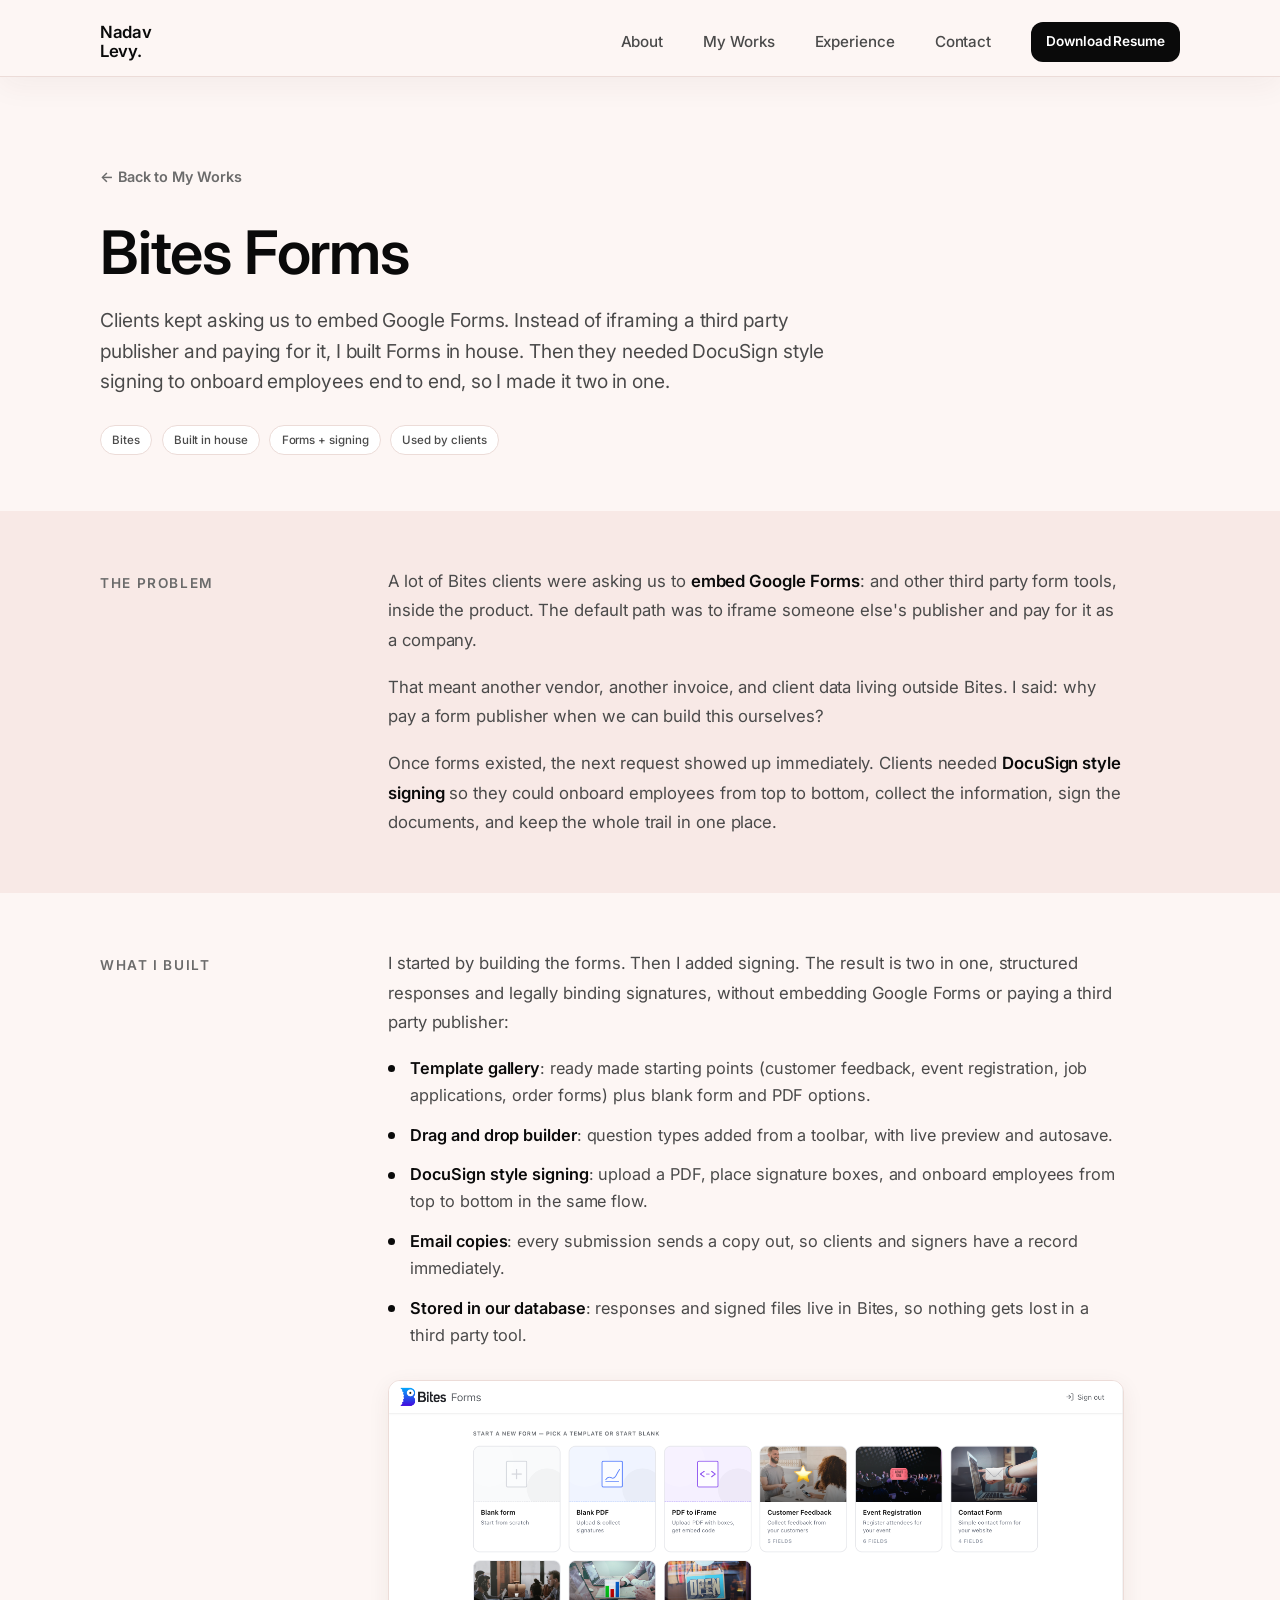
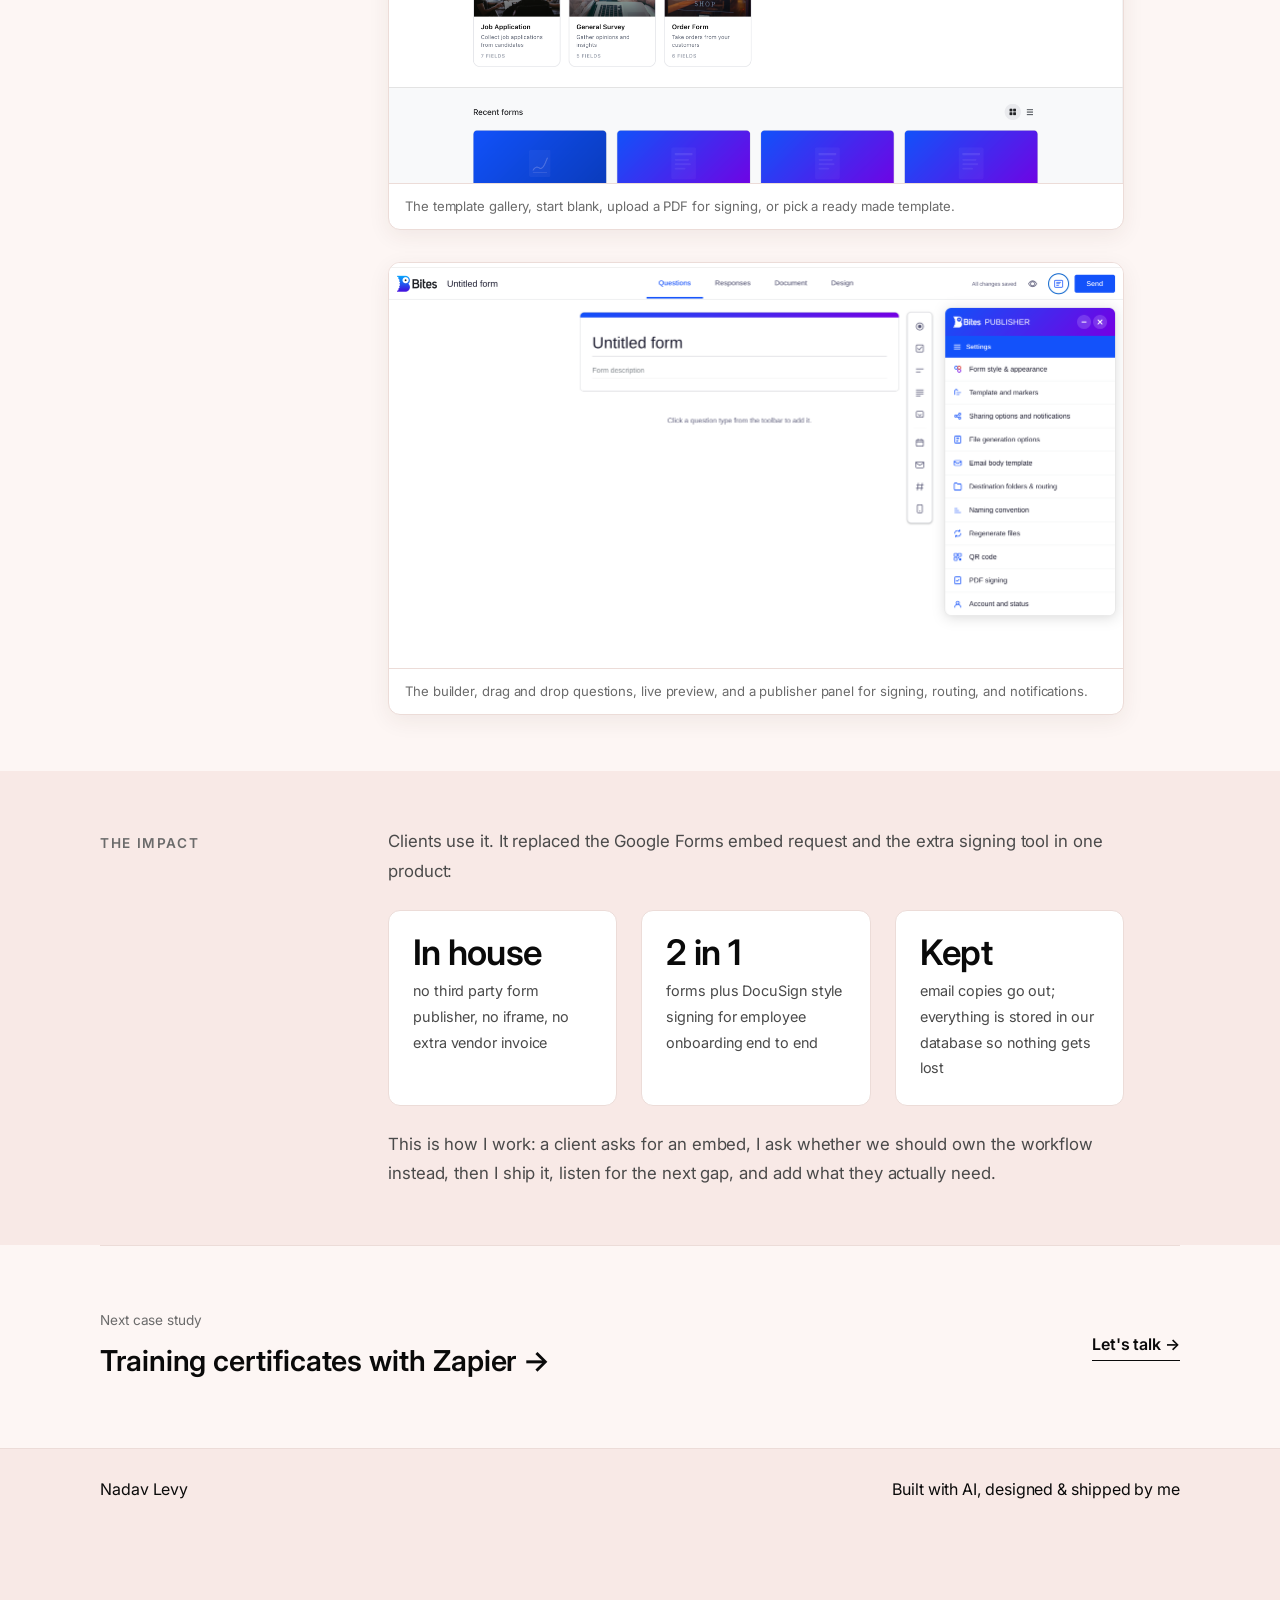
<file: bites-forms.html>
<!doctype html>
<html lang="en">
<head>
 <meta charset="UTF-8" />
 <meta name="viewport" content="width=device-width, initial-scale=1.0" />

 <title>Bites Forms: Nadav Levy</title>
 <meta name="description" content="Case study: how Nadav Levy built Bites Forms in house after clients asked to embed Google Forms, then added DocuSign style signing, email copies, and database storage so nothing gets lost." />
 <meta name="author" content="Nadav Levy" />
 <meta name="theme-color" content="#fdf6f4" />

 <link rel="icon" href="data:image/svg+xml,%3Csvg xmlns='http://www.w3.org/2000/svg' viewBox='0 0 32 32'%3E%3Crect width='32' height='32' rx='7' fill='%23fdf6f4'/%3E%3Ctext x='6' y='22' font-family='sans-serif' font-size='15' font-weight='700' fill='%230a0a0a'%3ENL%3C/text%3E%3C/svg%3E" />

 <link rel="preconnect" href="https://api.fontshare.com" crossorigin />
 <link href="https://api.fontshare.com/v2/css?f[]=general-sans@400,500,600,700&display=swap" rel="stylesheet" />
 <link rel="preconnect" href="https://fonts.googleapis.com" />
 <link rel="preconnect" href="https://fonts.gstatic.com" crossorigin />
 <link href="https://fonts.googleapis.com/css2?family=Inter:wght@400;500;600;700&family=JetBrains+Mono:wght@400;500;600&display=swap" rel="stylesheet" />

 <link rel="stylesheet" href="style.css?v=51" />
</head>
<body class="is-ready">

 <!-- ============ TOP NAV ============ -->
 <header class="site-nav is-stuck" id="siteNav">
  <div class="container site-nav__inner">
   <a class="site-nav__logo" href="index.html">Nadav<br>Levy.</a>
   <nav class="site-nav__menu" aria-label="Primary">
    <div class="site-nav__links">
     <a href="index.html#about" class="site-nav__link">About</a>
     <a href="index.html#projects" class="site-nav__link">My Works</a>
     <a href="index.html#experience" class="site-nav__link">Experience</a>
     <a href="index.html#contact" class="site-nav__link">Contact</a>
    </div>
    <a class="btn btn--accent btn--sm" href="/resume.pdf" download>Download Resume</a>
   </nav>
  </div>
 </header>

 <main>
  <!-- ============ CASE HERO ============ -->
  <section class="case-hero">
   <div class="container">
    <a class="case-hero__back" href="index.html#projects">&larr; Back to My Works</a>
    <h1 class="case-hero__title">Bites Forms</h1>
    <p class="case-hero__summary">Clients kept asking us to embed Google Forms. Instead of iframing a third party publisher and paying for it, I built Forms in house. Then they needed DocuSign style signing to onboard employees end to end, so I made it two in one.</p>
    <div class="case-hero__meta">
     <span class="work-card__tag">Bites</span>
     <span class="work-card__tag">Built in house</span>
     <span class="work-card__tag">Forms + signing</span>
     <span class="work-card__tag">Used by clients</span>
    </div>
   </div>
  </section>

  <!-- ============ PROBLEM ============ -->
  <section class="case-section case-section--alt">
   <div class="container case-section__grid">
    <span class="case-section__label">The problem</span>
    <div class="case-section__body">
     <p>A lot of Bites clients were asking us to <strong>embed Google Forms</strong>: and other third party form tools, inside the product. The default path was to iframe someone else's publisher and pay for it as a company.</p>
     <p>That meant another vendor, another invoice, and client data living outside Bites. I said: why pay a form publisher when we can build this ourselves?</p>
     <p>Once forms existed, the next request showed up immediately. Clients needed <strong>DocuSign style signing</strong> so they could onboard employees from top to bottom, collect the information, sign the documents, and keep the whole trail in one place.</p>
    </div>
   </div>
  </section>

  <!-- ============ SOLUTION ============ -->
  <section class="case-section">
   <div class="container case-section__grid">
    <span class="case-section__label">What I built</span>
    <div class="case-section__body">
     <p>I started by building the forms. Then I added signing. The result is two in one, structured responses and legally binding signatures, without embedding Google Forms or paying a third party publisher:</p>
     <ul>
      <li><strong>Template gallery</strong>: ready made starting points (customer feedback, event registration, job applications, order forms) plus blank form and PDF options.</li>
      <li><strong>Drag and drop builder</strong>: question types added from a toolbar, with live preview and autosave.</li>
      <li><strong>DocuSign style signing</strong>: upload a PDF, place signature boxes, and onboard employees from top to bottom in the same flow.</li>
      <li><strong>Email copies</strong>: every submission sends a copy out, so clients and signers have a record immediately.</li>
      <li><strong>Stored in our database</strong>: responses and signed files live in Bites, so nothing gets lost in a third party tool.</li>
     </ul>

     <figure class="case-shot">
      <img src="bites-forms-templates.png" alt="Bites Forms template gallery, blank form, PDF upload, and ready made templates" loading="lazy" onerror="this.closest('figure').remove()">
      <figcaption>The template gallery, start blank, upload a PDF for signing, or pick a ready made template.</figcaption>
     </figure>

     <figure class="case-shot">
      <img src="bites-forms-builder.png" alt="Bites Forms builder, question toolbar, live form preview, and publisher settings panel" loading="lazy" onerror="this.closest('figure').remove()">
      <figcaption>The builder, drag and drop questions, live preview, and a publisher panel for signing, routing, and notifications.</figcaption>
     </figure>
    </div>
   </div>
  </section>

  <!-- ============ IMPACT ============ -->
  <section class="case-section case-section--alt">
   <div class="container case-section__grid">
    <span class="case-section__label">The impact</span>
    <div class="case-section__body">
     <p>Clients use it. It replaced the Google Forms embed request and the extra signing tool in one product:</p>
     <div class="case-impact">
      <div class="case-impact__item">
       <span class="case-impact__num">In house</span>
       <span class="case-impact__label">no third party form publisher, no iframe, no extra vendor invoice</span>
      </div>
      <div class="case-impact__item">
       <span class="case-impact__num">2 in 1</span>
       <span class="case-impact__label">forms plus DocuSign style signing for employee onboarding end to end</span>
      </div>
      <div class="case-impact__item">
       <span class="case-impact__num">Kept</span>
       <span class="case-impact__label">email copies go out; everything is stored in our database so nothing gets lost</span>
      </div>
     </div>
     <p style="margin-top:1.5rem">This is how I work: a client asks for an embed, I ask whether we should own the workflow instead, then I ship it, listen for the next gap, and add what they actually need.</p>
    </div>
   </div>
  </section>

  <!-- ============ NEXT ============ -->
  <div class="container">
   <div class="case-next">
    <div>
     <span class="case-next__label">Next case study</span>
     <a class="case-next__link" href="zapier.html">Training certificates with Zapier &rarr;</a>
    </div>
    <a class="hero__cta" href="index.html#contact">Let's talk &rarr;</a>
   </div>
  </div>
 </main>

 <!-- ============ FOOTER ============ -->
 <footer class="footer">
  <div class="container footer__inner">
   <span>Nadav Levy</span>
   <span>Built with AI, designed &amp; shipped by me</span>
  </div>
 </footer>

 <script>
  var y = document.getElementById("year"); if (y) y.textContent = new Date().getFullYear();
 </script>
</body>
</html>
</file>
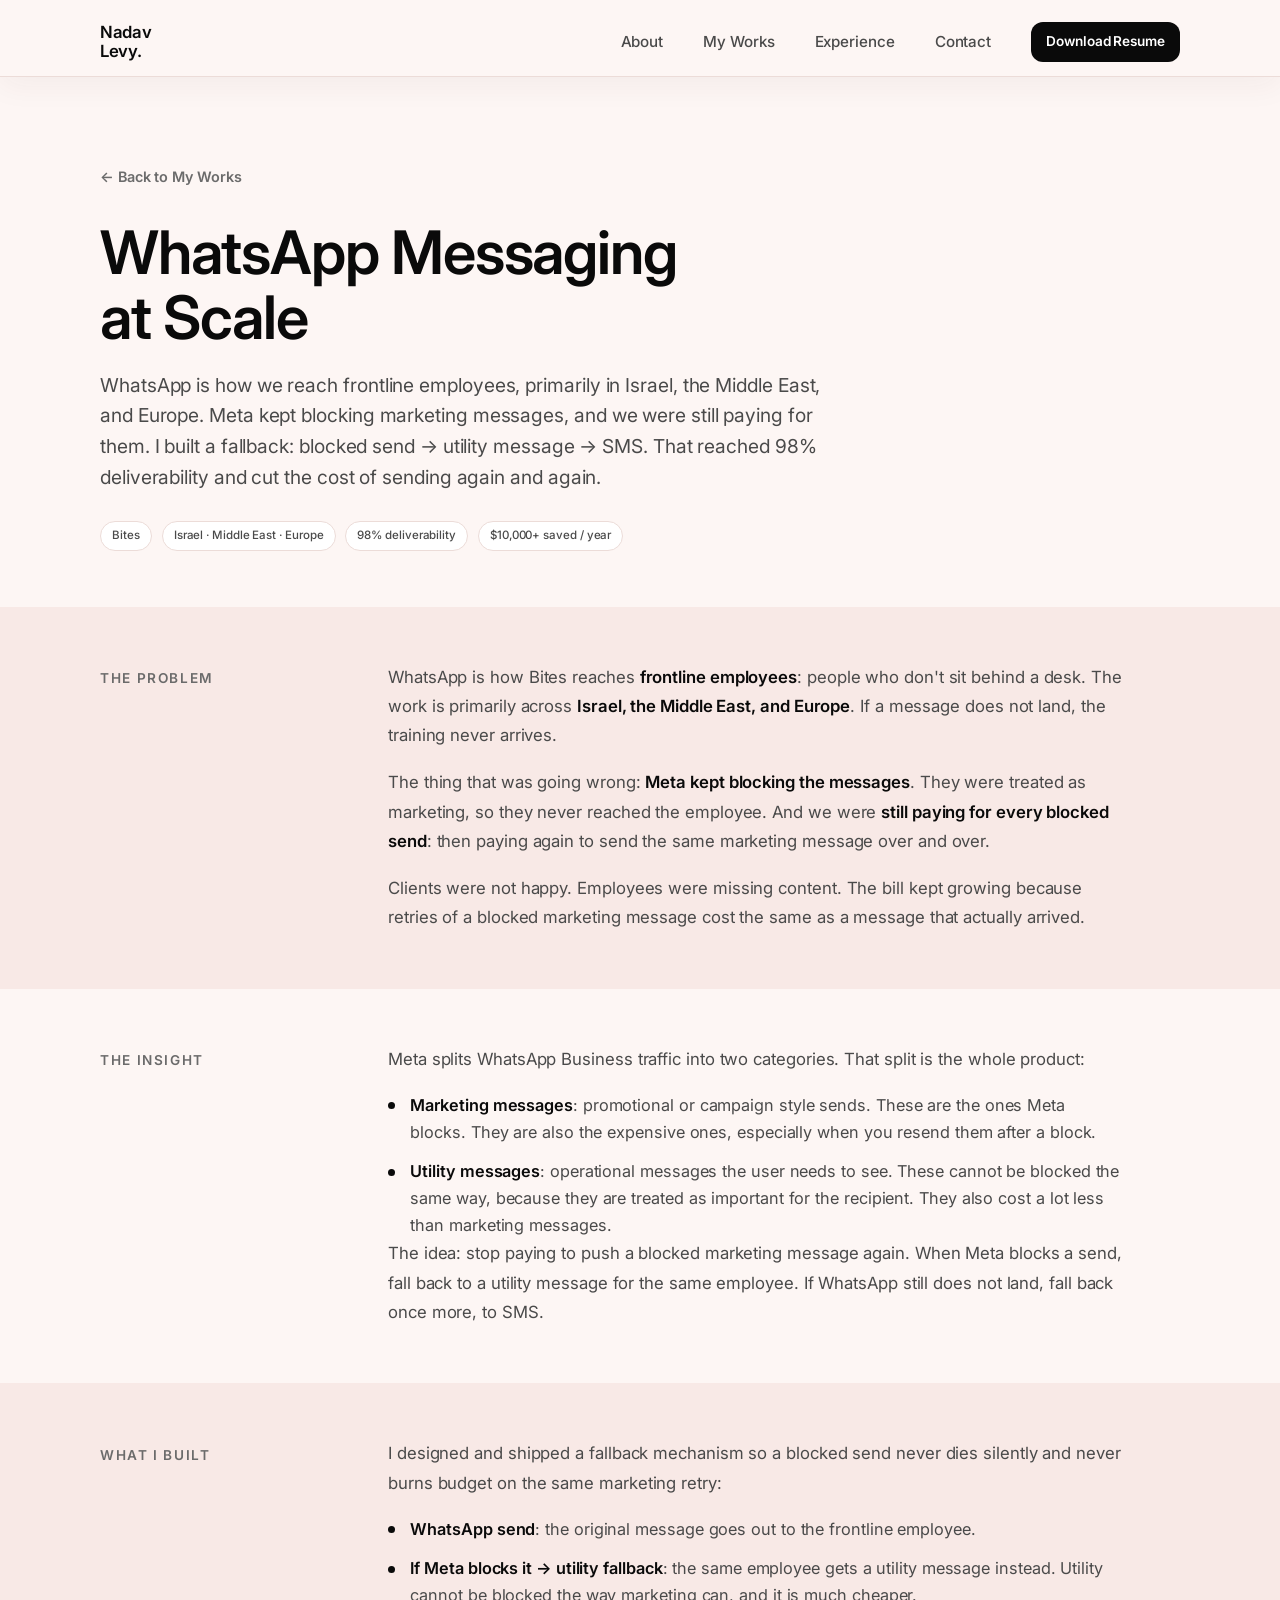
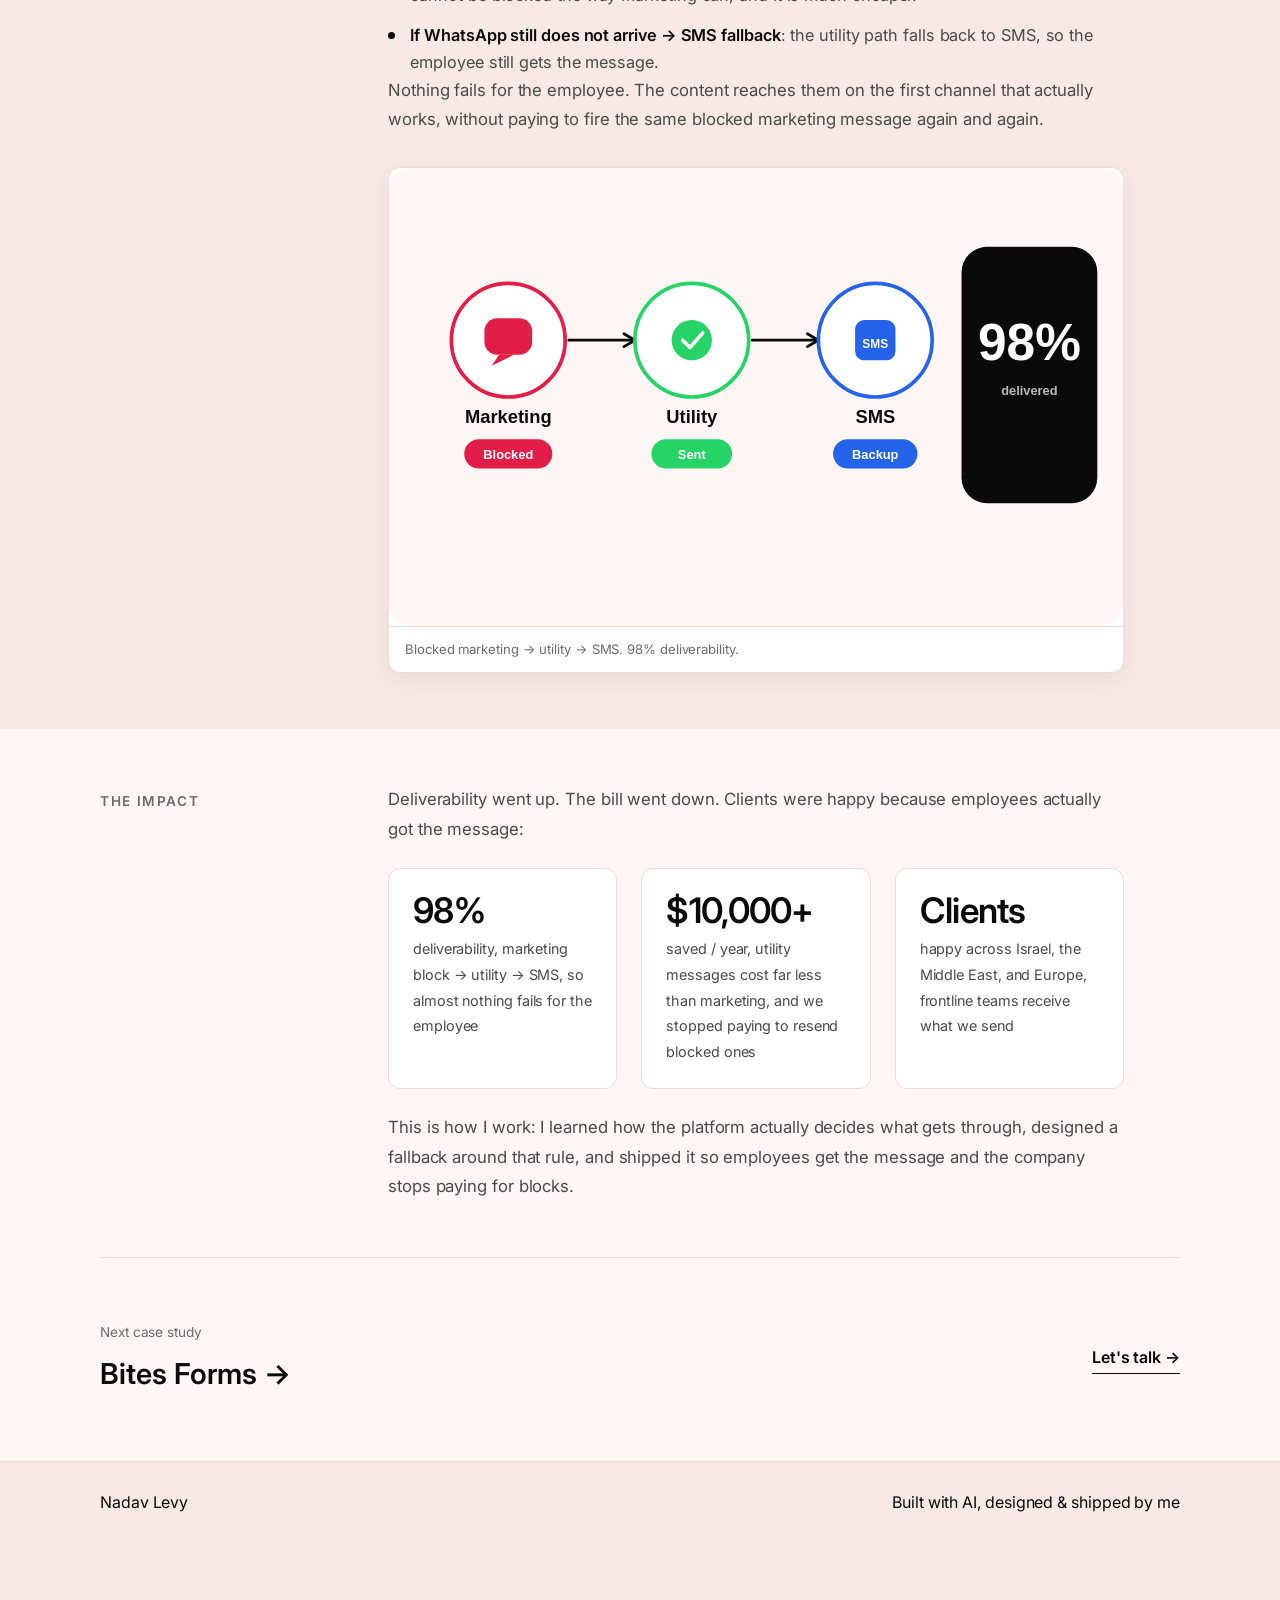
<file: whatsapp.html>
<!doctype html>
<html lang="en">
<head>
 <meta charset="UTF-8" />
 <meta name="viewport" content="width=device-width, initial-scale=1.0" />

 <title>WhatsApp Messaging at Scale: Nadav Levy</title>
 <meta name="description" content="Case study: how Nadav Levy built a WhatsApp fallback at Bites, blocked marketing messages retry as utility, then SMS, reaching 98% deliverability across Israel, the Middle East, and Europe." />
 <meta name="author" content="Nadav Levy" />
 <meta name="theme-color" content="#fdf6f4" />

 <link rel="icon" href="data:image/svg+xml,%3Csvg xmlns='http://www.w3.org/2000/svg' viewBox='0 0 32 32'%3E%3Crect width='32' height='32' rx='7' fill='%23fdf6f4'/%3E%3Ctext x='6' y='22' font-family='sans-serif' font-size='15' font-weight='700' fill='%230a0a0a'%3ENL%3C/text%3E%3C/svg%3E" />

 <link rel="preconnect" href="https://api.fontshare.com" crossorigin />
 <link href="https://api.fontshare.com/v2/css?f[]=general-sans@400,500,600,700&display=swap" rel="stylesheet" />
 <link rel="preconnect" href="https://fonts.googleapis.com" />
 <link rel="preconnect" href="https://fonts.gstatic.com" crossorigin />
 <link href="https://fonts.googleapis.com/css2?family=Inter:wght@400;500;600;700&family=JetBrains+Mono:wght@400;500;600&display=swap" rel="stylesheet" />

 <link rel="stylesheet" href="style.css?v=51" />
</head>
<body class="is-ready">

 <!-- ============ TOP NAV ============ -->
 <header class="site-nav is-stuck" id="siteNav">
  <div class="container site-nav__inner">
   <a class="site-nav__logo" href="index.html">Nadav<br>Levy.</a>
   <nav class="site-nav__menu" aria-label="Primary">
    <div class="site-nav__links">
     <a href="index.html#about" class="site-nav__link">About</a>
     <a href="index.html#projects" class="site-nav__link">My Works</a>
     <a href="index.html#experience" class="site-nav__link">Experience</a>
     <a href="index.html#contact" class="site-nav__link">Contact</a>
    </div>
    <a class="btn btn--accent btn--sm" href="/resume.pdf" download>Download Resume</a>
   </nav>
  </div>
 </header>

 <main>
  <!-- ============ CASE HERO ============ -->
  <section class="case-hero">
   <div class="container">
    <a class="case-hero__back" href="index.html#projects">&larr; Back to My Works</a>
    <h1 class="case-hero__title">WhatsApp Messaging<br>at Scale</h1>
    <p class="case-hero__summary">WhatsApp is how we reach frontline employees, primarily in Israel, the Middle East, and Europe. Meta kept blocking marketing messages, and we were still paying for them. I built a fallback: blocked send → utility message → SMS. That reached 98% deliverability and cut the cost of sending again and again.</p>
    <div class="case-hero__meta">
     <span class="work-card__tag">Bites</span>
     <span class="work-card__tag">Israel · Middle East · Europe</span>
     <span class="work-card__tag">98% deliverability</span>
     <span class="work-card__tag">$10,000+ saved / year</span>
    </div>
   </div>
  </section>

  <!-- ============ PROBLEM ============ -->
  <section class="case-section case-section--alt">
   <div class="container case-section__grid">
    <span class="case-section__label">The problem</span>
    <div class="case-section__body">
     <p>WhatsApp is how Bites reaches <strong>frontline employees</strong>: people who don't sit behind a desk. The work is primarily across <strong>Israel, the Middle East, and Europe</strong>. If a message does not land, the training never arrives.</p>
     <p>The thing that was going wrong: <strong>Meta kept blocking the messages</strong>. They were treated as marketing, so they never reached the employee. And we were <strong>still paying for every blocked send</strong>: then paying again to send the same marketing message over and over.</p>
     <p>Clients were not happy. Employees were missing content. The bill kept growing because retries of a blocked marketing message cost the same as a message that actually arrived.</p>
    </div>
   </div>
  </section>

  <!-- ============ APPROACH ============ -->
  <section class="case-section">
   <div class="container case-section__grid">
    <span class="case-section__label">The insight</span>
    <div class="case-section__body">
     <p>Meta splits WhatsApp Business traffic into two categories. That split is the whole product:</p>
     <ul>
      <li><strong>Marketing messages</strong>: promotional or campaign style sends. These are the ones Meta blocks. They are also the expensive ones, especially when you resend them after a block.</li>
      <li><strong>Utility messages</strong>: operational messages the user needs to see. These cannot be blocked the same way, because they are treated as important for the recipient. They also cost a lot less than marketing messages.</li>
     </ul>
     <p>The idea: stop paying to push a blocked marketing message again. When Meta blocks a send, fall back to a utility message for the same employee. If WhatsApp still does not land, fall back once more, to SMS.</p>
    </div>
   </div>
  </section>

  <!-- ============ SOLUTION ============ -->
  <section class="case-section case-section--alt">
   <div class="container case-section__grid">
    <span class="case-section__label">What I built</span>
    <div class="case-section__body">
     <p>I designed and shipped a fallback mechanism so a blocked send never dies silently and never burns budget on the same marketing retry:</p>
     <ul>
      <li><strong>WhatsApp send</strong>: the original message goes out to the frontline employee.</li>
      <li><strong>If Meta blocks it → utility fallback</strong>: the same employee gets a utility message instead. Utility cannot be blocked the way marketing can, and it is much cheaper.</li>
      <li><strong>If WhatsApp still does not arrive → SMS fallback</strong>: the utility path falls back to SMS, so the employee still gets the message.</li>
     </ul>
     <p>Nothing fails for the employee. The content reaches them on the first channel that actually works, without paying to fire the same blocked marketing message again and again.</p>

     <figure class="case-shot">
      <img src="whatsapp-card.svg" alt="Fallback infographic: marketing blocked, utility sent, SMS backup, 98% delivered">
      <figcaption>Blocked marketing → utility → SMS. 98% deliverability.</figcaption>
     </figure>
    </div>
   </div>
  </section>

  <!-- ============ IMPACT ============ -->
  <section class="case-section">
   <div class="container case-section__grid">
    <span class="case-section__label">The impact</span>
    <div class="case-section__body">
     <p>Deliverability went up. The bill went down. Clients were happy because employees actually got the message:</p>
     <div class="case-impact">
      <div class="case-impact__item">
       <span class="case-impact__num">98%</span>
       <span class="case-impact__label">deliverability, marketing block → utility → SMS, so almost nothing fails for the employee</span>
      </div>
      <div class="case-impact__item">
       <span class="case-impact__num">$10,000+</span>
       <span class="case-impact__label">saved / year, utility messages cost far less than marketing, and we stopped paying to resend blocked ones</span>
      </div>
      <div class="case-impact__item">
       <span class="case-impact__num">Clients</span>
       <span class="case-impact__label">happy across Israel, the Middle East, and Europe, frontline teams receive what we send</span>
      </div>
     </div>
     <p style="margin-top:1.5rem">This is how I work: I learned how the platform actually decides what gets through, designed a fallback around that rule, and shipped it so employees get the message and the company stops paying for blocks.</p>
    </div>
   </div>
  </section>

  <!-- ============ NEXT ============ -->
  <div class="container">
   <div class="case-next">
    <div>
     <span class="case-next__label">Next case study</span>
     <a class="case-next__link" href="bites-forms.html">Bites Forms &rarr;</a>
    </div>
    <a class="hero__cta" href="index.html#contact">Let's talk &rarr;</a>
   </div>
  </div>
 </main>

 <!-- ============ FOOTER ============ -->
 <footer class="footer">
  <div class="container footer__inner">
   <span>Nadav Levy</span>
   <span>Built with AI, designed &amp; shipped by me</span>
  </div>
 </footer>

 <script>
  var y = document.getElementById("year"); if (y) y.textContent = new Date().getFullYear();
 </script>
</body>
</html>
</file>
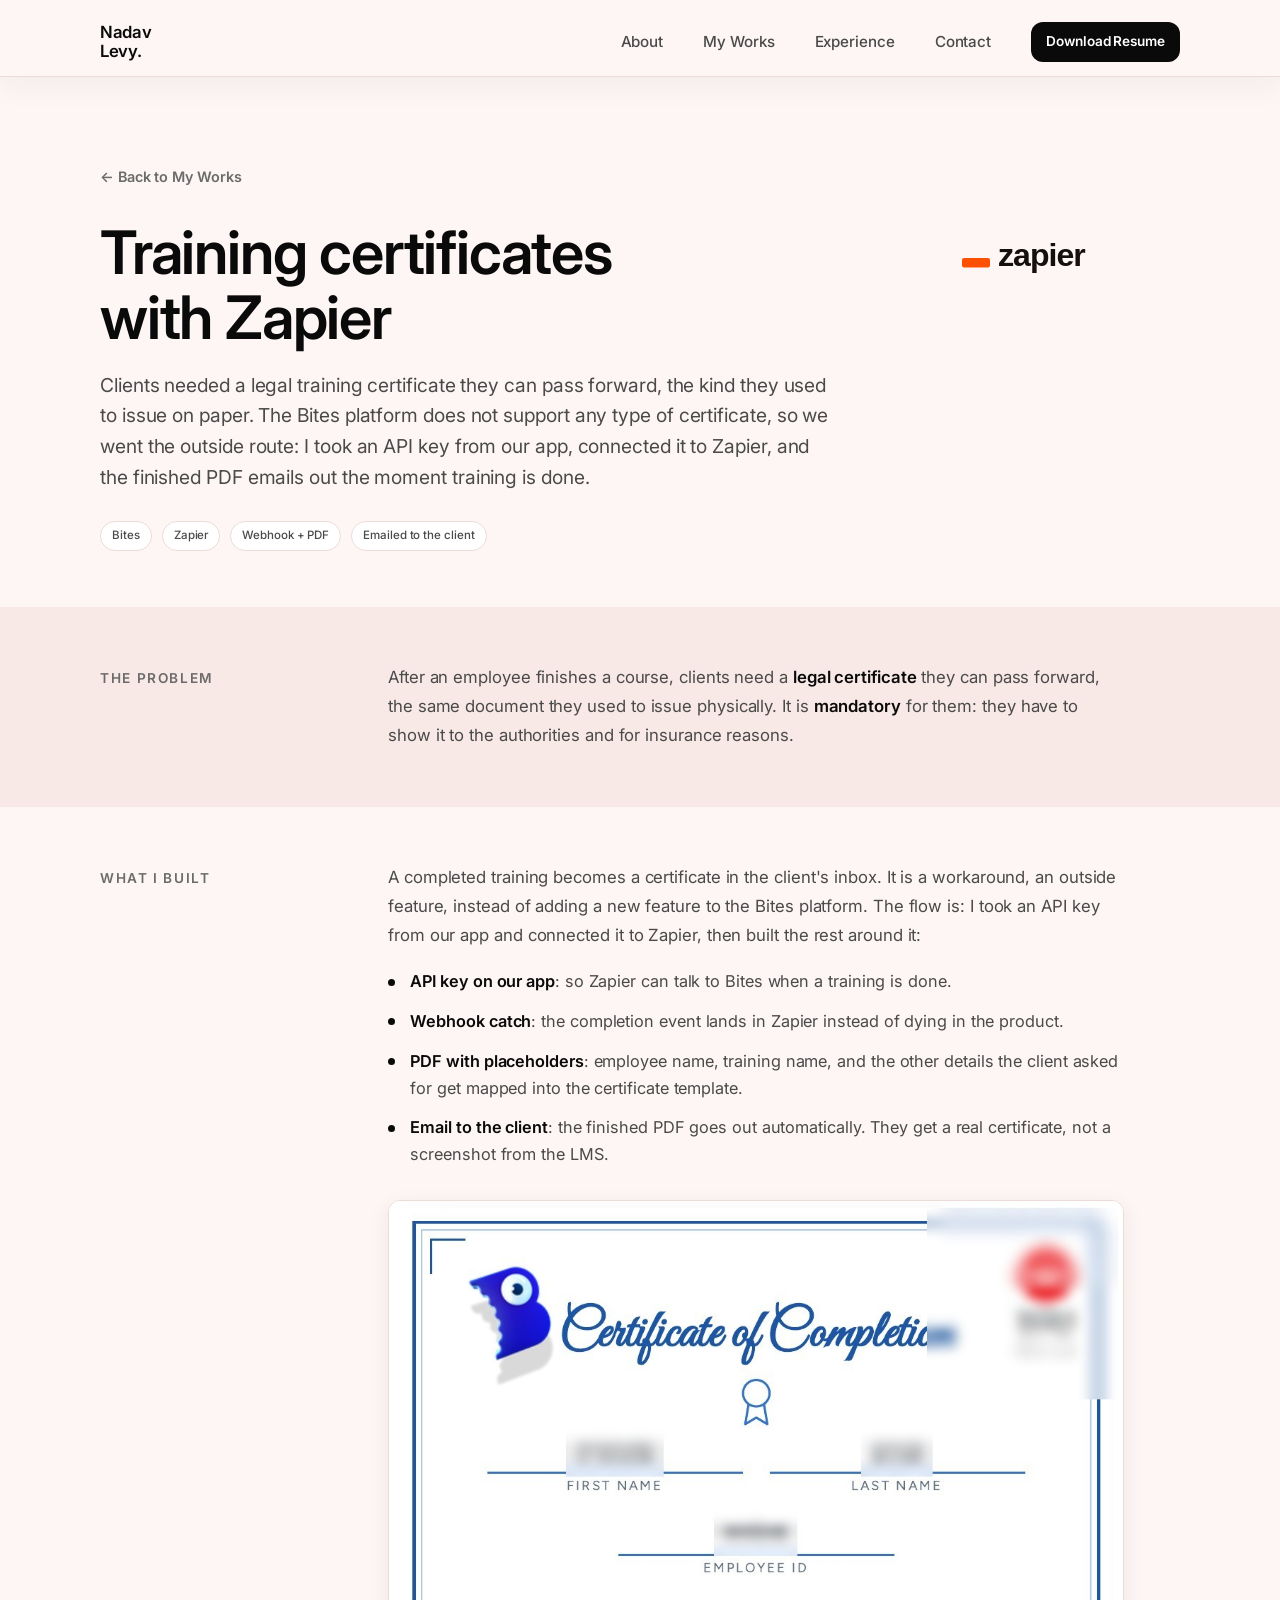
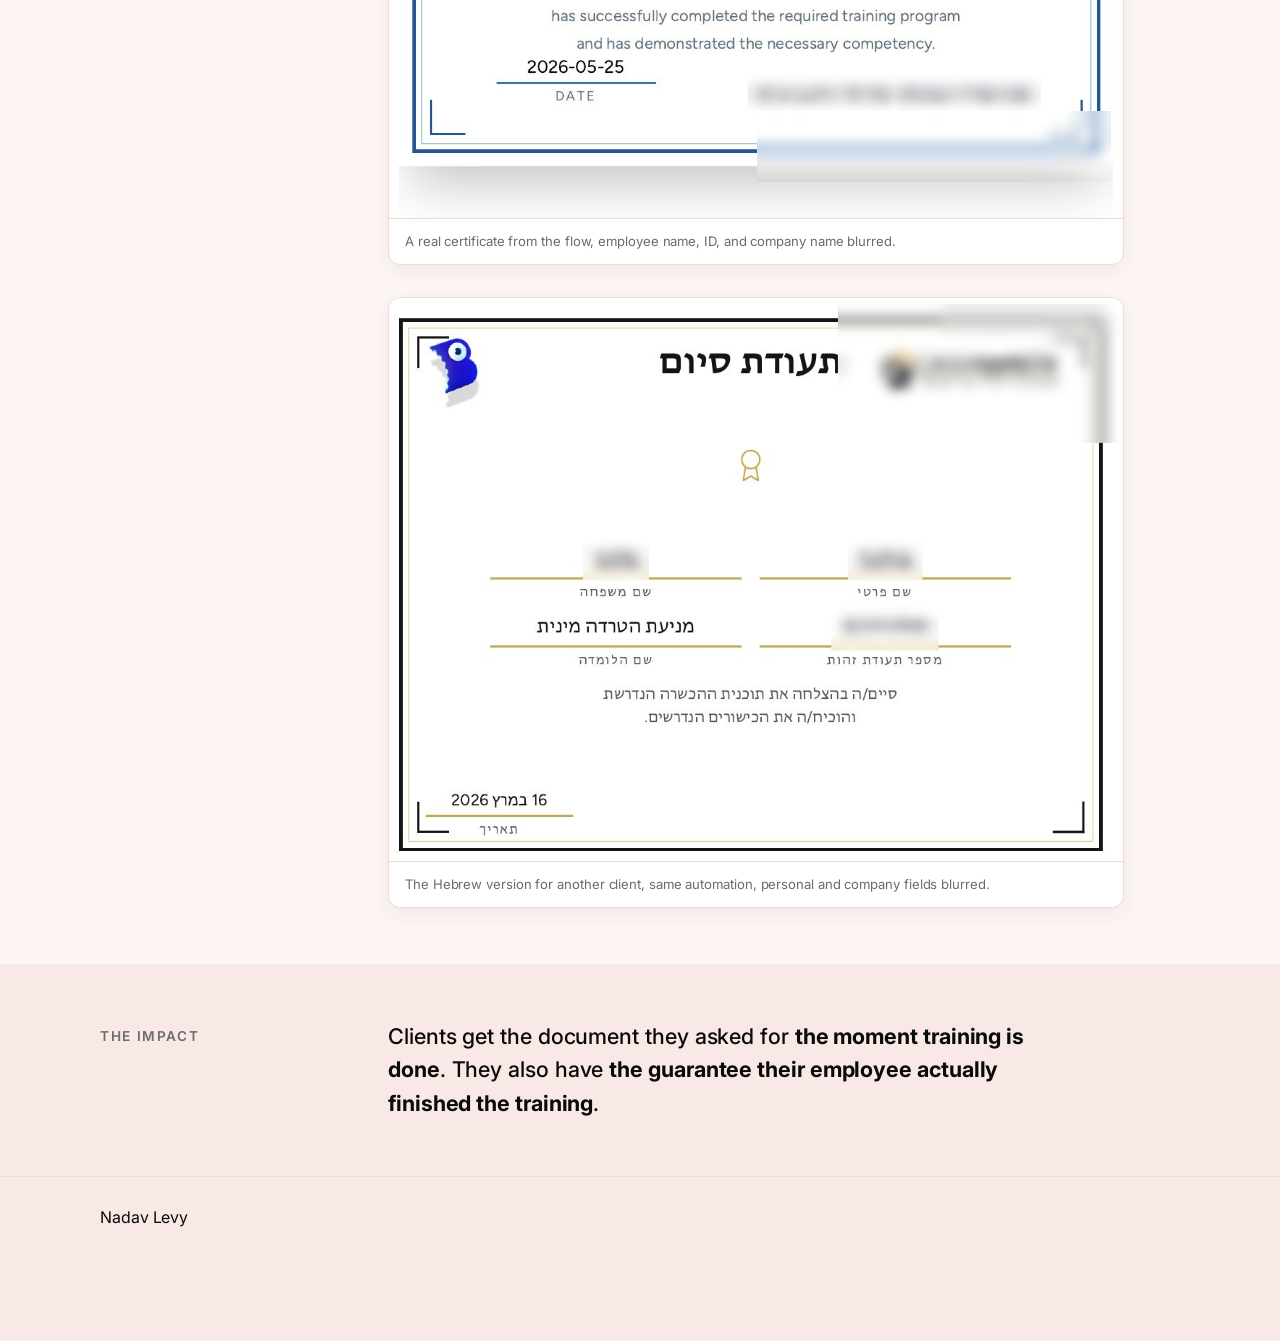
<file: zapier.html>
<!doctype html>
<html lang="en">
<head>
 <meta charset="UTF-8" />
 <meta name="viewport" content="width=device-width, initial-scale=1.0" />

 <title>Training certificates with Zapier: Nadav Levy</title>
 <meta name="description" content="Case study: how Nadav Levy used Zapier to email legal training certificates clients must show authorities and insurers, API key, webhook, PDF placeholders, when the Bites platform did not support certificates." />
 <meta name="author" content="Nadav Levy" />
 <meta name="theme-color" content="#fdf6f4" />

 <link rel="icon" href="data:image/svg+xml,%3Csvg xmlns='http://www.w3.org/2000/svg' viewBox='0 0 32 32'%3E%3Crect width='32' height='32' rx='7' fill='%23fdf6f4'/%3E%3Ctext x='6' y='22' font-family='sans-serif' font-size='15' font-weight='700' fill='%230a0a0a'%3ENL%3C/text%3E%3C/svg%3E" />

 <link rel="preconnect" href="https://api.fontshare.com" crossorigin />
 <link href="https://api.fontshare.com/v2/css?f[]=general-sans@400,500,600,700&display=swap" rel="stylesheet" />
 <link rel="preconnect" href="https://fonts.googleapis.com" />
 <link rel="preconnect" href="https://fonts.gstatic.com" crossorigin />
 <link href="https://fonts.googleapis.com/css2?family=Inter:wght@400;500;600;700&family=JetBrains+Mono:wght@400;500;600&display=swap" rel="stylesheet" />

 <link rel="stylesheet" href="style.css?v=55" />
</head>
<body class="is-ready">

 <!-- ============ TOP NAV ============ -->
 <header class="site-nav is-stuck" id="siteNav">
  <div class="container site-nav__inner">
   <a class="site-nav__logo" href="index.html">Nadav<br>Levy.</a>
   <nav class="site-nav__menu" aria-label="Primary">
    <div class="site-nav__links">
     <a href="index.html#about" class="site-nav__link">About</a>
     <a href="index.html#projects" class="site-nav__link">My Works</a>
     <a href="index.html#experience" class="site-nav__link">Experience</a>
     <a href="index.html#contact" class="site-nav__link">Contact</a>
    </div>
    <a class="btn btn--accent btn--sm" href="/resume.pdf" download>Download Resume</a>
   </nav>
  </div>
 </header>

 <main>
  <!-- ============ CASE HERO ============ -->
  <section class="case-hero">
   <div class="container">
    <a class="case-hero__back" href="index.html#projects">&larr; Back to My Works</a>
    <div class="case-hero__row">
     <div class="case-hero__copy">
      <h1 class="case-hero__title">Training certificates<br>with Zapier</h1>
      <p class="case-hero__summary">Clients needed a legal training certificate they can pass forward, the kind they used to issue on paper. The Bites platform does not support any type of certificate, so we went the outside route: I took an API key from our app, connected it to Zapier, and the finished PDF emails out the moment training is done.</p>
      <div class="case-hero__meta">
       <span class="work-card__tag">Bites</span>
       <span class="work-card__tag">Zapier</span>
       <span class="work-card__tag">Webhook + PDF</span>
       <span class="work-card__tag">Emailed to the client</span>
      </div>
     </div>
     <img class="case-hero__logo" src="logos/zapier.svg?v=3" alt="Zapier">
    </div>
   </div>
  </section>

  <!-- ============ PROBLEM ============ -->
  <section class="case-section case-section--alt">
   <div class="container case-section__grid">
    <span class="case-section__label">The problem</span>
    <div class="case-section__body">
     <p>After an employee finishes a course, clients need a <strong>legal certificate</strong> they can pass forward, the same document they used to issue physically. It is <strong>mandatory</strong> for them: they have to show it to the authorities and for insurance reasons.</p>
    </div>
   </div>
  </section>

  <!-- ============ SOLUTION ============ -->
  <section class="case-section">
   <div class="container case-section__grid">
    <span class="case-section__label">What I built</span>
    <div class="case-section__body">
     <p>A completed training becomes a certificate in the client's inbox. It is a workaround, an outside feature, instead of adding a new feature to the Bites platform. The flow is: I took an API key from our app and connected it to Zapier, then built the rest around it:</p>
     <ul>
      <li><strong>API key on our app</strong>: so Zapier can talk to Bites when a training is done.</li>
      <li><strong>Webhook catch</strong>: the completion event lands in Zapier instead of dying in the product.</li>
      <li><strong>PDF with placeholders</strong>: employee name, training name, and the other details the client asked for get mapped into the certificate template.</li>
      <li><strong>Email to the client</strong>: the finished PDF goes out automatically. They get a real certificate, not a screenshot from the LMS.</li>
     </ul>

     <figure class="case-shot">
      <img src="zapier-cert-en.jpg?v=2" alt="Certificate of Completion from the flow, employee name, ID, and company blurred">
      <figcaption>A real certificate from the flow, employee name, ID, and company name blurred.</figcaption>
     </figure>

     <figure class="case-shot">
      <img src="zapier-cert-he.jpg?v=2" alt="Hebrew completion certificate from the flow, employee name, ID, and company blurred" loading="lazy">
      <figcaption>The Hebrew version for another client, same automation, personal and company fields blurred.</figcaption>
     </figure>
    </div>
   </div>
  </section>

  <!-- ============ IMPACT ============ -->
  <section class="case-section case-section--alt">
   <div class="container case-section__grid">
    <span class="case-section__label">The impact</span>
    <div class="case-section__body">
     <p class="case-impact-line">Clients get the document they asked for <strong>the moment training is done</strong>. They also have <strong>the guarantee their employee actually finished the training</strong>.</p>
    </div>
   </div>
  </section>

 </main>

 <!-- ============ FOOTER ============ -->
 <footer class="footer">
  <div class="container footer__inner">
   <span>Nadav Levy</span>
  </div>
 </footer>

 <script>
  var y = document.getElementById("year"); if (y) y.textContent = new Date().getFullYear();
 </script>
</body>
</html>
</file>
<file: style.css>
/* ============================================================
   Nadav Levy — Portfolio v2
   Kane Sherwell layout system · light pink surfaces · black text
   ============================================================ */

:root {
  /* surfaces — blush replaces Kane's mint tint */
  --bg:        #fdf6f4;
  --surface:   #f8e9e6;
  --surface-2: #f3ddd9;
  --card:      #ffffff;
  --border:    #ecdcd8;
  --border-strong: #ddc6c1;

  /* text */
  --text:  #0a0a0a;
  --text-secondary: #4a4a4a;
  --muted: #6b6b6b;
  --dim:   #9a8f8d;

  --accent:      #0a0a0a;
  --accent-soft: #f3ddd9;
  --accent-line: #ddc6c1;
  --brand:       #0a0a0a;
  --brand-soft:  #f8e9e6;

  /* type — General Sans is what Kane's site uses */
  --font-sans: 'General Sans', 'Inter', system-ui, sans-serif;
  --font-mono: 'JetBrains Mono', ui-monospace, monospace;

  /* layout — Kane: 80rem container, 6.25rem side padding */
  --maxw: 80rem;
  --gutter: 6.25rem;
  --nav-h: 84px;
  --sec-pad: 8rem;
  --sec-pad-sm: 5rem;

  --shadow-sm: 0 1px 2px rgba(74, 40, 34, 0.04);
  --shadow-md: 0 6px 22px rgba(74, 40, 34, 0.07);
  --shadow-lg: 0 20px 50px rgba(74, 40, 34, 0.12);

  --radius: 1.5rem;
  --radius-sm: 0.75rem;
  --ease: cubic-bezier(0.22, 0.7, 0.2, 1);
}

/* ---------- reset ---------- */
*, *::before, *::after { box-sizing: border-box; }
* { margin: 0; padding: 0; }

html {
  scroll-behavior: smooth;
  -webkit-text-size-adjust: 100%;
}

body {
  font-family: var(--font-sans);
  background: var(--bg);
  color: var(--text);
  line-height: 1.6;
  font-size: 16px;
  letter-spacing: -0.005em;
  -webkit-font-smoothing: antialiased;
  text-rendering: optimizeLegibility;
  overflow-x: hidden;
}

/* Kane type scale: h1 4rem/600, h2 3rem/500, h3 1.75rem/700 */
h1 {
  font-size: clamp(2.6rem, 6.4vw, 4rem);
  font-weight: 600;
  line-height: 1.0625;
  letter-spacing: -0.02em;
}
h2 {
  font-size: clamp(2rem, 4.6vw, 3rem);
  font-weight: 500;
  line-height: 1.05;
  letter-spacing: -0.02em;
}
h3 {
  font-size: 1.75rem;
  font-weight: 700;
  line-height: 1.5;
  letter-spacing: -0.015em;
}

body.is-loading {
  overflow: hidden;
}

/* ============================================================
   LOADING SCREEN
   ============================================================ */
.loader {
  position: fixed;
  inset: 0;
  z-index: 9999;
  display: grid;
  place-items: center;
  background: var(--bg);
  transition: opacity 0.55s var(--ease), visibility 0.55s var(--ease);
}

.loader.is-hidden {
  opacity: 0;
  visibility: hidden;
  pointer-events: none;
}

.loader__stage {
  width: min(92vw, 560px);
  aspect-ratio: 3 / 2;
  display: grid;
  place-items: center;
}

.loader__video {
  width: 100%;
  height: 100%;
  object-fit: contain;
  mix-blend-mode: difference;
}

img { max-width: 100%; display: block; }
a { color: inherit; text-decoration: none; }
button { font-family: inherit; cursor: pointer; }
.ic { width: 18px; height: 18px; flex: 0 0 auto; }

/* Kane pattern: 80rem inner width sitting inside 6.25rem global padding */
.container {
  width: 100%;
  max-width: calc(var(--maxw) + var(--gutter) * 2);
  margin-inline: auto;
  padding-inline: var(--gutter);
}

/* blinking cursor */
.cursor {
  color: var(--text);
  animation: blink 1.15s steps(1) infinite;
}
.cursor--block { font-weight: 400; margin-left: 1px; }
@keyframes blink { 50% { opacity: 0; } }

/* live dot (chat header) */
.dot-live {
  width: 7px; height: 7px;
  border-radius: 50%;
  background: #0a0a0a;
  box-shadow: 0 0 0 0 rgba(10, 10, 10, 0.4);
  animation: pulse 2s infinite;
  display: inline-block;
}
@keyframes pulse {
  0%   { box-shadow: 0 0 0 0 rgba(10, 10, 10, 0.32); }
  70%  { box-shadow: 0 0 0 6px rgba(10, 10, 10, 0); }
  100% { box-shadow: 0 0 0 0 rgba(10, 10, 10, 0); }
}

/* ============================================================
   BUTTONS
   ============================================================ */
.btn {
  display: inline-flex;
  align-items: center;
  justify-content: center;
  gap: 8px;
  font-weight: 600;
  font-size: 0.95rem;
  padding: 12px 22px;
  border-radius: var(--radius-sm);
  border: 1px solid transparent;
  transition: transform 0.2s var(--ease), box-shadow 0.2s var(--ease),
              background 0.2s var(--ease), border-color 0.2s var(--ease), color 0.2s var(--ease);
  white-space: nowrap;
}
.btn--sm { padding: 8px 14px; font-size: 0.85rem; }
.btn--full { width: 100%; }

.btn--accent {
  background: var(--accent);
  color: #fff;
}
.btn--accent:hover {
  transform: translateY(-2px);
  box-shadow: 0 6px 18px rgba(0, 0, 0, 0.18);
}
.btn--accent:active { transform: translateY(0); }

.btn--ghost {
  background: transparent;
  color: var(--text);
  border-color: var(--border-strong);
}
.btn--ghost:hover {
  border-color: var(--text);
  background: var(--surface);
  transform: translateY(-2px);
}

/* ============================================================
   TOP NAV — Kane pattern: wordmark left, links + button right
   ============================================================ */
.site-nav {
  position: fixed;
  inset: 0 0 auto;
  z-index: 120;
  background: var(--bg);
  padding-block: 1rem 0.5rem;
  transition: box-shadow 0.25s var(--ease), background 0.25s var(--ease);
}
.site-nav.is-stuck {
  box-shadow: 0 1px 0 var(--border), 0 10px 30px rgba(74, 40, 34, 0.05);
}
.site-nav__inner {
  display: flex;
  align-items: center;
  justify-content: space-between;
  gap: 1.5rem;
  padding-block: 0.375rem;
}
.site-nav__logo {
  font-size: 1.05rem;
  font-weight: 600;
  line-height: 1.1;
  letter-spacing: -0.02em;
  color: var(--text);
  flex: 0 0 auto;
}
.site-nav__menu {
  display: flex;
  align-items: center;
  gap: 2.5rem;
}
.site-nav__links {
  display: flex;
  align-items: center;
  gap: 2.5rem;
}
.site-nav__link {
  font-size: 0.95rem;
  font-weight: 500;
  color: var(--text-secondary);
  position: relative;
  transition: color 0.2s var(--ease);
}
.site-nav__link::after {
  content: "";
  position: absolute;
  left: 0;
  bottom: -4px;
  width: 0;
  height: 1.5px;
  background: var(--text);
  transition: width 0.25s var(--ease);
}
.site-nav__link:hover,
.site-nav__link.is-active { color: var(--text); }
.site-nav__link:hover::after,
.site-nav__link.is-active::after { width: 100%; }

.site-nav__burger {
  display: none;
  width: 42px;
  height: 42px;
  border: 1px solid var(--border);
  border-radius: 999px;
  background: var(--card);
  flex-direction: column;
  align-items: center;
  justify-content: center;
  gap: 5px;
}
.site-nav__burger i {
  display: block;
  width: 16px;
  height: 1.5px;
  background: var(--text);
  transition: transform 0.25s var(--ease), opacity 0.2s var(--ease);
}
.site-nav.is-open .site-nav__burger i:first-child { transform: translateY(3.25px) rotate(45deg); }
.site-nav.is-open .site-nav__burger i:last-child { transform: translateY(-3.25px) rotate(-45deg); }

/* offset so fixed nav never overlaps the hero */
.nav-spacer { height: var(--nav-h); }

/* ============================================================
   BOTTOM DOCK NAV — liquid glass (mobile secondary nav)
   ============================================================ */
.dock {
  position: fixed;
  bottom: 18px;
  left: 50%;
  transform: translateX(-50%);
  z-index: 100;
  display: flex;
  align-items: center;
  gap: 4px;
  padding: 8px;
  border-radius: 999px;
  /* liquid glass "regular" variant: clear center, adaptive tint */
  background: rgba(255, 255, 255, 0.22);
  backdrop-filter: saturate(180%) blur(24px);
  -webkit-backdrop-filter: saturate(180%) blur(24px);
  border: 1px solid transparent;
  /* edge lensing: bright catch on top rim, darker refraction on bottom rim,
     soft halo inside the glass */
  box-shadow:
    0 16px 40px rgba(0, 0, 0, 0.15),
    0 3px 10px rgba(0, 0, 0, 0.06),
    inset 0 2px 2px -1px rgba(255, 255, 255, 0.9),
    inset 0 -2px 2px -1px rgba(0, 0, 0, 0.08),
    inset 2px 0 2px -1px rgba(255, 255, 255, 0.5),
    inset -2px 0 2px -1px rgba(255, 255, 255, 0.5),
    inset 0 0 18px rgba(255, 255, 255, 0.35);
  transition:
    transform 0.45s cubic-bezier(0.34, 1.3, 0.5, 1),
    padding 0.45s cubic-bezier(0.34, 1.3, 0.5, 1),
    box-shadow 0.35s var(--ease);
}
/* specular highlight — light pooling on the curved top surface */
.dock::before {
  content: "";
  position: absolute;
  inset: 0;
  border-radius: inherit;
  pointer-events: none;
  background:
    radial-gradient(140% 70% at 30% -10%, rgba(255, 255, 255, 0.5) 0%, rgba(255, 255, 255, 0) 50%),
    radial-gradient(90% 50% at 75% 115%, rgba(255, 255, 255, 0.22) 0%, rgba(255, 255, 255, 0) 55%);
}
/* bright rim where light catches the glass edge */
.dock::after {
  content: "";
  position: absolute;
  inset: 0;
  border-radius: inherit;
  pointer-events: none;
  padding: 1px;
  background: linear-gradient(
    170deg,
    rgba(255, 255, 255, 1) 0%,
    rgba(255, 255, 255, 0.3) 28%,
    rgba(255, 255, 255, 0.05) 50%,
    rgba(255, 255, 255, 0.2) 75%,
    rgba(255, 255, 255, 0.7) 100%
  );
  -webkit-mask: linear-gradient(#000 0 0) content-box, linear-gradient(#000 0 0);
  -webkit-mask-composite: xor;
  mask: linear-gradient(#000 0 0) content-box, linear-gradient(#000 0 0);
  mask-composite: exclude;
}

/* iOS-style scroll behavior: condense to a compact pill while scrolling down */
.dock.is-condensed {
  padding: 5px;
  transform: translateX(-50%) scale(0.86) translateY(6px);
}
.dock.is-condensed .dock__item span {
  font-size: 0;
  opacity: 0;
  height: 0;
}
.dock.is-condensed .dock__item {
  padding: 10px 16px;
}
.dock__item {
  position: relative;
  z-index: 1;
  display: flex;
  flex-direction: column;
  align-items: center;
  gap: 3px;
  padding: 9px 18px;
  border-radius: 999px;
  color: var(--muted);
  transition: color 0.2s var(--ease), background 0.2s var(--ease), transform 0.2s var(--ease);
}
.dock__item svg {
  width: 22px;
  height: 22px;
}
.dock__item span {
  font-size: 0.7rem;
  font-weight: 500;
  letter-spacing: 0.01em;
  transition: font-size 0.45s cubic-bezier(0.34, 1.3, 0.5, 1), opacity 0.3s var(--ease), height 0.45s cubic-bezier(0.34, 1.3, 0.5, 1);
}
.dock__item:hover {
  color: var(--text);
  transform: translateY(-2px);
}
/* gel-like press */
.dock__item:active {
  transform: scale(0.92);
  transition-duration: 0.1s;
}
.dock__item.is-active {
  color: var(--text);
  background: linear-gradient(135deg, rgba(255, 255, 255, 0.75), rgba(255, 255, 255, 0.35));
  box-shadow:
    0 2px 10px rgba(0, 0, 0, 0.08),
    inset 0 1px 0 rgba(255, 255, 255, 0.95),
    inset 0 0 0 1px rgba(255, 255, 255, 0.4);
}

/* ============================================================
   HERO
   ============================================================ */
/* Kane hero: headline row on top, photo centered below with floating stats */
.hero { position: relative; }
.hero__inner {
  display: flex;
  flex-direction: column;
  gap: 3.25rem;
  padding-top: calc(var(--nav-h) + clamp(2rem, 6vw, 4rem));
  padding-bottom: 3.5rem;
  position: relative;
}

/* split hero — text left, photo right */
.hero__split {
  display: flex;
  align-items: center;
  justify-content: space-between;
  gap: clamp(2.5rem, 6vw, 5rem);
}
.hero__content {
  flex: 1 1 34rem;
  min-width: 0;
  display: flex;
  flex-direction: column;
  align-items: flex-start;
  gap: 1.875rem;
}
.hero__row {
  display: flex;
  align-items: center;
  gap: 2.5rem;
  flex-wrap: wrap;
}

.hero__pre {
  display: block;
  font-size: 1.125rem;
  font-weight: 400;
  line-height: 1;
  color: var(--text);
  margin-bottom: 0.5rem;
}
.hero__name {
  font-size: clamp(2.6rem, 6.4vw, 4rem);
  font-weight: 600;
  line-height: 1.0625;
  letter-spacing: -0.02em;
}
.hero__cta {
  font-size: 1rem;
  font-weight: 600;
  color: var(--text);
  display: inline-flex;
  align-items: center;
  gap: 0.5rem;
  border-bottom: 1.5px solid var(--text);
  padding-bottom: 2px;
  transition: gap 0.22s var(--ease), opacity 0.2s var(--ease);
}
.hero__cta:hover { gap: 0.85rem; opacity: 0.75; }

/* the photo, on the right */
.hero__stage {
  position: relative;
  flex: 0 1 28rem;
  display: flex;
  align-items: center;
  justify-content: flex-end;
}
.hero__photo {
  width: 100%;
  max-width: 28rem;
  border-radius: var(--radius);
  overflow: hidden;
  background: var(--surface);
  box-shadow: 0 30px 70px rgba(74, 40, 34, 0.14);
}
.hero__photo img {
  width: 100%;
  height: 100%;
  aspect-ratio: 1 / 1;
  object-fit: cover;
  object-position: center 20%;
  display: block;
}
/* transparent cut-out portrait: drop the frame so badges float like Kane's */
.hero__photo--cutout {
  border-radius: 0;
  overflow: visible;
  background: none;
  box-shadow: none;
}
.hero__photo--cutout img { aspect-ratio: auto; object-fit: contain; }

/* inline stat next to the CTA */
.hero__stat {
  display: flex;
  flex-direction: column;
  gap: 0.25rem;
  color: var(--text);
}
.hero__stat-num {
  font-size: 2rem;
  font-weight: 600;
  line-height: 1;
}
.hero__stat-label {
  font-size: 0.7rem;
  font-weight: 500;
  line-height: 1.4;
  color: var(--text-secondary);
}

/* eyebrow anchored bottom-left of the hero, Kane-style */
.hero__eyebrow {
  position: absolute;
  left: var(--gutter);
  bottom: 1rem;
  font-size: 0.875rem;
  letter-spacing: 0.12em;
  text-transform: uppercase;
  color: var(--muted);
}

.hero__ctas {
  display: flex;
  flex-wrap: wrap;
  gap: 14px;
}

.terminal-stack {
  display: flex;
  flex-direction: column;
  gap: 8px;
  width: min(100%, 520px);
  margin-bottom: 2.5rem;
}

.terminal-bar {
  font-family: var(--font-mono);
  font-size: 0.85rem;
  background: var(--card);
  border: 1px solid var(--border);
  border-radius: var(--radius-sm);
  padding: 10px 14px;
  display: flex;
  align-items: center;
  flex-wrap: wrap;
  color: var(--text);
}
.terminal-bar--out {
  color: var(--muted);
  padding-block: 8px;
}
.terminal-bar--load {
  gap: 6px;
}
.terminal-bar__prompt { color: var(--text); }
.terminal-bar__path { color: var(--dim); }
.terminal-bar__cmd { color: var(--text); }
.terminal-bar__arrow {
  color: var(--brand);
  margin-right: 8px;
  font-weight: 600;
}
.terminal-bar__out { color: var(--muted); }

.terminal-spinner {
  display: inline-flex;
  align-items: center;
  margin-left: 4px;
}
.terminal-spinner__track {
  position: relative;
  width: 56px;
  height: 6px;
  border-radius: 999px;
  background: var(--border);
  overflow: hidden;
}
.terminal-spinner__knob {
  position: absolute;
  top: 0;
  left: 0;
  width: 14px;
  height: 100%;
  border-radius: 999px;
  background: var(--text);
  animation: terminal-slide 1.35s ease-in-out infinite alternate;
}
@keyframes terminal-slide {
  from { transform: translateX(0); }
  to { transform: translateX(42px); }
}

/* ============================================================
   SECTIONS (shared)
   ============================================================ */
.section {
  padding-block: clamp(4.5rem, 9vw, var(--sec-pad));
  scroll-margin-top: var(--nav-h);
}
.section--sm {
  padding-block: clamp(3.5rem, 7vw, var(--sec-pad-sm));
}
.section--alt {
  background: var(--surface);
}

/* impact strip — scrolling metrics under the hero */
.impact {
  border-block: 1px solid var(--border);
  background: var(--bg);
  overflow: hidden;
}
.impact__viewport {
  overflow: hidden;
  width: 100%;
  mask-image: linear-gradient(90deg, transparent, #000 8%, #000 92%, transparent);
  -webkit-mask-image: linear-gradient(90deg, transparent, #000 8%, #000 92%, transparent);
}
.impact__track {
  display: flex;
  width: max-content;
  will-change: transform;
}
.impact__track.is-animated {
  animation: impact-marquee var(--impact-speed, 28s) linear infinite;
}
.impact__track.is-animated:hover {
  animation-play-state: paused;
}
.impact__set {
  display: flex;
  flex-shrink: 0;
}
.impact__stat {
  display: flex;
  flex-direction: column;
  justify-content: center;
  gap: 6px;
  flex: 0 0 auto;
  min-width: clamp(200px, 28vw, 280px);
  padding: 30px 28px;
  text-align: center;
  border-right: 1px solid var(--border);
}
.impact__stat:last-child { border-right: 0; }
@keyframes impact-marquee {
  from { transform: translateX(0); }
  to { transform: translateX(-50%); }
}
.impact--static .impact__viewport {
  mask-image: none;
  -webkit-mask-image: none;
}
.impact--static .impact__track {
  width: 100%;
  justify-content: center;
}
.impact--static .impact__set {
  flex: 1;
  justify-content: space-around;
}
.impact--static .impact__stat {
  flex: 1 1 0;
  min-width: 0;
  border-right: 0;
  border-left: 1px solid var(--border);
}
.impact--static .impact__stat:first-child { border-left: 0; }
.impact__num {
  font-size: clamp(1.7rem, 3.4vw, 2.3rem);
  font-weight: 800;
  letter-spacing: -0.03em;
  line-height: 1;
  color: var(--text);
}
.impact__num--brand { color: var(--brand); }
.impact__label {
  font-family: var(--font-sans);
  font-size: 0.74rem;
  color: var(--muted);
  letter-spacing: 0.01em;
}
.section__head { margin-bottom: 3rem; }
/* Kane eyebrow: small uppercase label above the heading */
.section__index {
  font-size: 0.875rem;
  color: var(--muted);
  letter-spacing: 0.12em;
  text-transform: uppercase;
  display: block;
  margin-bottom: 1rem;
}
.section__title {
  font-size: clamp(2rem, 4.6vw, 3rem);
  font-weight: 500;
  letter-spacing: -0.02em;
  line-height: 1.05;
}
.section__lead {
  color: var(--text-secondary);
  margin-top: 1rem;
  max-width: 46ch;
  font-size: 1.125rem;
  line-height: 1.55;
}

/* shared card — white on the pink surface */
.card {
  background: var(--card);
  border: 1px solid var(--border);
  border-radius: var(--radius);
}

/* ============================================================
   EXPERTISE — prose + large stat row (Kane)
   ============================================================ */
.expertise__prose {
  display: grid;
  grid-template-columns: 1fr 1fr;
  gap: 2.5rem;
  max-width: 62rem;
}
.expertise__prose p {
  font-size: 1.125rem;
  line-height: 1.65;
  color: var(--text-secondary);
}
.expertise__prose strong { color: var(--text); font-weight: 600; }

/* ============================================================
   TECH STACK
   ============================================================ */
.stack__items {
  display: flex;
  flex-wrap: wrap;
  gap: 1.1rem;
  list-style: none;
  margin: 0;
  padding: 0;
}
.stack__item {
  display: inline-flex;
  align-items: center;
  gap: 0.9rem;
  padding: 1.15rem 1.7rem;
  border: 1.5px solid var(--border-strong);
  border-radius: 999px;
  background: var(--card);
  font-size: 1.1rem;
  font-weight: 600;
  letter-spacing: -0.015em;
  box-shadow: var(--shadow-sm);
  transition: transform 0.2s var(--ease), box-shadow 0.2s var(--ease);
}
.stack__item:hover { transform: translateY(-2px); box-shadow: var(--shadow-md); }
.stack__item img { width: 36px; height: 36px; object-fit: contain; }
.stack__item img.stack__logo--wide { width: 122px; height: 30px; }

/* ============================================================
   CAPABILITIES — 3-column list grid (Kane)
   ============================================================ */
.cap-grid {
  display: grid;
  grid-template-columns: repeat(3, 1fr);
  gap: 1.5rem;
  list-style: none;
  margin: 0;
  padding: 0;
}
.cap-grid li {
  font-size: 1.125rem;
  line-height: 1.5;
  color: var(--text);
  padding-bottom: 1.25rem;
  border-bottom: 1px solid var(--border);
}

/* ============================================================
   MY WORKS — image-card gallery (Kane)
   ============================================================ */
.works-grid {
  display: grid;
  grid-template-columns: repeat(3, 1fr);
  gap: 1.5rem;
}
.works-grid + .works-grid { margin-top: 1.5rem; }
.works-grid--split { grid-template-columns: 1fr 1.4fr; }

.work-card {
  position: relative;
  display: flex;
  flex-direction: column;
  justify-content: flex-start;
  min-height: 0;
  padding: 1.15rem 1.15rem 1.5rem;
  border-radius: var(--radius);
  overflow: hidden;
  background: var(--surface);
  border: 1px solid var(--border);
  color: var(--text);
  transition: transform 0.3s var(--ease), box-shadow 0.3s var(--ease);
}
.work-card:hover { transform: translateY(-5px); box-shadow: var(--shadow-lg); }
.work-card__img {
  position: absolute;
  inset: 0;
  width: 100%;
  height: 100%;
  object-fit: cover;
  object-position: top center;
  transition: transform 0.6s var(--ease);
}
.work-card:hover .work-card__img { transform: scale(1.04); }
.work-card__scrim {
  position: absolute;
  inset: 0;
  background: linear-gradient(to top, rgba(12, 6, 5, 0.82) 0%, rgba(12, 6, 5, 0.35) 45%, rgba(12, 6, 5, 0.05) 100%);
}
/* tinted blocks — Kane uses solid colour cards; ours stay in the blush family */
.work-card--tint-a { background: #f7e2dd; }
.work-card--tint-b { background: #efe4de; }
.work-card--tint-c { background: #e8ddd6; }
.work-card--dark {
  background: #171110;
  border-color: #171110;
  color: #fff;
}
.work-card--media { color: #fff; }
.work-card--media .work-card__desc,
.work-card--dark .work-card__desc { color: rgba(255, 255, 255, 0.78); }
.work-card--media .work-card__tag,
.work-card--dark .work-card__tag {
  border-color: rgba(255, 255, 255, 0.28);
  color: #fff;
  background: rgba(255, 255, 255, 0.1);
}
.work-card__body {
  position: relative;
  z-index: 1;
  display: flex;
  flex-direction: column;
  gap: 0.75rem;
  padding: 1.1rem 0.6rem 0.15rem;
  flex: 1;
}
.work-card__mark {
  position: static;
  width: 48px;
  height: 48px;
  border-radius: 0.85rem;
  background: #fff;
  border: 1px solid var(--border);
  display: grid;
  place-items: center;
  overflow: hidden;
  flex-shrink: 0;
}
.work-card__mark svg { width: 30px; height: 30px; }
.work-card__mark img { width: 32px; height: 32px; object-fit: contain; }
.work-card__mark--wide {
  width: auto;
  min-width: 48px;
  padding: 0 0.7rem;
}
.work-card__mark--wide img { width: 96px; height: 24px; }
.work-card__mark--end { align-self: flex-end; }
.work-card__tags {
  display: flex;
  flex-wrap: wrap;
  gap: 0.5rem;
}
.work-card__tag {
  font-size: 0.72rem;
  font-weight: 500;
  padding: 0.3rem 0.7rem;
  border-radius: 999px;
  border: 1px solid var(--border);
  background: var(--card);
  color: var(--text-secondary);
}
.work-card__title {
  font-size: 1.5rem;
  font-weight: 600;
  line-height: 1.2;
  letter-spacing: -0.02em;
}
.work-card__desc {
  font-size: 0.95rem;
  line-height: 1.55;
  color: var(--text-secondary);
  max-width: 42ch;
}
.work-card__more {
  align-self: flex-start;
  margin-top: 0.25rem;
  font-size: 0.85rem;
  font-weight: 600;
  color: inherit;
  background: none;
  border: 0;
  border-bottom: 1.5px solid currentColor;
  padding: 0 0 2px;
  opacity: 0.85;
  transition: opacity 0.2s var(--ease);
}
.work-card__more:hover { opacity: 1; }
a.work-card__more { text-decoration: none; display: inline-block; }
.work-card__detail {
  position: relative;
  z-index: 1;
  display: grid;
  grid-template-rows: 0fr;
  transition: grid-template-rows 0.4s var(--ease);
}
.work-card__detail > div { overflow: hidden; }
.work-card.is-open .work-card__detail { grid-template-rows: 1fr; }
.work-card.is-open { min-height: 25rem; }
.work-card__shot {
  margin: 0;
  border-radius: 0.9rem;
  overflow: hidden;
  border: 1px solid var(--border);
  background: #fff;
  aspect-ratio: 16 / 10;
}
.work-card__shot img {
  display: block;
  width: 100%;
  height: 100%;
  object-fit: cover;
  object-position: top center;
}
.work-card--empty {
  background: #f6eee9;
  border-style: dashed;
}
.work-card--empty:hover { transform: none; box-shadow: none; }
.work-card__mark--empty {
  color: var(--muted);
  font-size: 1.4rem;
  font-weight: 500;
  background: transparent;
}
.work-card__shot--empty {
  background: #faf6f4;
  border-style: dashed;
}
.work-card--empty .work-card__title,
.work-card--empty .work-card__desc { color: var(--muted); }

/* ============================================================
   EXPERIENCE ACCORDION (Kane)
   ============================================================ */
.exp {
  display: grid;
  grid-template-columns: 18rem 1fr;
  gap: 3rem;
  align-items: start;
}
.exp__list {
  position: relative;
  display: flex;
  flex-direction: column;
  gap: 2.5rem;
  padding-left: 2.5rem;
}
/* vertical rail with a dot per job */
.exp__list::before {
  content: "";
  position: absolute;
  left: 7px;
  top: 10px;
  bottom: 10px;
  width: 1.5px;
  background: var(--border-strong);
}
.exp__job {
  position: relative;
  display: flex;
  align-items: center;
  justify-content: space-between;
  gap: clamp(1.75rem, 4vw, 3.5rem);
}
.exp__copy { flex: 1 1 auto; min-width: 0; }
.exp__brand {
  flex: 0 0 clamp(12.5rem, 26vw, 16.5rem);
  width: clamp(12.5rem, 26vw, 16.5rem);
  aspect-ratio: 1 / 1;
  display: grid;
  place-items: center;
  align-self: center;
  background: transparent;
}
.exp__brand img {
  display: block;
  width: 100%;
  height: 100%;
  object-fit: contain;
}
.exp__job::before {
  content: "";
  position: absolute;
  left: -2.5rem;
  top: 8px;
  width: 16px;
  height: 16px;
  border-radius: 50%;
  border: 1.5px solid var(--border-strong);
  background: var(--bg);
}
.exp__job::after {
  content: "";
  position: absolute;
  left: calc(-2.5rem + 5px);
  top: 13px;
  width: 6px;
  height: 6px;
  border-radius: 50%;
  background: var(--text);
  opacity: 0;
  transition: opacity 0.25s var(--ease);
}
.exp__job.is-current::after { opacity: 1; }
.exp__company {
  font-size: 1.75rem;
  font-weight: 700;
  line-height: 1.3;
  letter-spacing: -0.015em;
  margin-bottom: 0.5rem;
}
.exp__meta {
  display: flex;
  align-items: center;
  flex-wrap: wrap;
  gap: 0.75rem;
  margin-bottom: 1.25rem;
  font-size: 0.9rem;
  color: var(--text-secondary);
}
.exp__meta strong { color: var(--text); font-weight: 600; }
.exp__meta + .exp__meta { margin-top: -0.8rem; }
.exp__dot {
  width: 4px;
  height: 4px;
  border-radius: 50%;
  background: var(--border-strong);
  flex: 0 0 auto;
}
.exp__bullets { list-style: none; margin: 0; padding: 0; }
.exp__bullets li {
  position: relative;
  padding-left: 1.25rem;
  margin-bottom: 0.85rem;
  font-size: 1rem;
  line-height: 1.6;
  color: var(--text-secondary);
}
.exp__bullets li::before {
  content: "";
  position: absolute;
  left: 0;
  top: 0.62em;
  width: 6px;
  height: 6px;
  border-radius: 50%;
  background: var(--text);
}
.exp__bullets strong { color: var(--text); font-weight: 600; }
.exp__hidden {
  display: grid;
  grid-template-rows: 0fr;
  transition: grid-template-rows 0.4s var(--ease);
}
.exp__hidden > div { overflow: hidden; }
.exp__job.is-open .exp__hidden { grid-template-rows: 1fr; }
.exp__toggle {
  margin-top: 0.5rem;
  font-size: 0.9rem;
  font-weight: 600;
  color: var(--text);
  background: none;
  border: 0;
  border-bottom: 1.5px solid var(--text);
  padding: 0 0 2px;
  transition: opacity 0.2s var(--ease);
}
.exp__toggle:hover { opacity: 0.7; }
.exp__placeholder {
  font-size: 0.95rem;
  color: var(--muted);
  font-style: italic;
}

.service {
  margin-top: 4.5rem;
}
.service__title {
  font-size: 0.85rem;
  font-weight: 600;
  letter-spacing: 0.08em;
  text-transform: uppercase;
  color: var(--muted);
  margin-bottom: 1.25rem;
}
.service__grid {
  display: grid;
  grid-template-columns: 1fr 1fr;
  gap: 1.25rem;
}
.service__card {
  display: flex;
  align-items: flex-start;
  gap: 1rem;
  padding: 1.25rem 1.35rem;
}
.service__logo {
  width: 3.25rem;
  height: 3.25rem;
  object-fit: contain;
  border-radius: 0.65rem;
  flex: 0 0 auto;
  background: transparent;
}
.service__logo--wide {
  width: 8.25rem;
  height: auto;
  aspect-ratio: auto;
  border-radius: 0;
}
.service__logo--mark {
  width: 4.75rem;
  height: 4.75rem;
}
.service__card strong {
  display: block;
  font-size: 1rem;
  font-weight: 600;
  line-height: 1.3;
}
.service__card span {
  display: block;
  font-size: 0.82rem;
  color: var(--muted);
  margin: 0.2rem 0 0.55rem;
}
.service__card p {
  font-size: 0.95rem;
  line-height: 1.5;
  color: var(--text-secondary);
}

/* ============================================================
   PROJECTS
   ============================================================ */
.filters {
  display: flex;
  flex-wrap: wrap;
  gap: 8px;
  margin-bottom: 28px;
}
.filter {
  font-family: var(--font-sans);
  font-size: 0.82rem;
  color: var(--muted);
  background: transparent;
  border: 1px solid var(--border);
  padding: 7px 16px;
  border-radius: 999px;
  transition: all 0.18s var(--ease);
}
.filter:hover { color: var(--text); border-color: var(--border-strong); }
.filter.is-active {
  color: #fff;
  background: var(--accent);
  border-color: var(--accent);
}

/* ---- bento-style project grid ---- */
.projects-grid {
  display: grid;
  grid-template-columns: 1fr 1fr;
  gap: 16px;
}
.project {
  padding: 26px 26px 24px;
  position: relative;
  overflow: hidden;
  display: flex;
  flex-direction: column;
  transition: transform 0.28s var(--ease), box-shadow 0.28s var(--ease), border-color 0.28s var(--ease);
}
.project:hover {
  transform: translateY(-4px);
  box-shadow: var(--shadow-md);
  border-color: var(--border-strong);
}

/* logo / icon badge as a design motif */
.project__icon {
  width: 52px; height: 52px;
  border-radius: 14px;
  border: 1px solid var(--border);
  background: #fff;
  display: flex;
  align-items: center;
  justify-content: center;
  margin-bottom: 16px;
  flex: 0 0 auto;
  overflow: hidden;
  transition: border-color 0.28s var(--ease), transform 0.28s var(--ease);
}
.project__icon svg { width: 27px; height: 27px; color: var(--text); }
.project__icon img { width: 30px; height: 30px; object-fit: contain; }
.project:hover .project__icon { border-color: var(--border-strong); transform: translateY(-2px); }

.project__body { display: flex; flex-direction: column; flex: 1; }
.project__title {
  font-size: 1.22rem;
  font-weight: 700;
  letter-spacing: -0.02em;
  margin-bottom: 9px;
}
.project__desc {
  color: var(--muted);
  font-size: 0.92rem;
  line-height: 1.55;
  margin-bottom: 18px;
  flex: 1;
}
.project__metric {
  font-family: var(--font-sans);
  font-size: 0.78rem;
  color: var(--text);
  background: var(--surface);
  border: 1px solid var(--border);
  border-radius: 999px;
  padding: 6px 13px;
  align-self: flex-start;
  font-weight: 500;
}

/* Problem -> Action -> Result case study (featured card only) */
.case { display: flex; flex-direction: column; gap: 12px; margin-bottom: 18px; }
.case__row { display: flex; gap: 14px; align-items: baseline; }
.case__label {
  flex: 0 0 64px;
  font-family: var(--font-sans);
  font-size: 0.7rem;
  letter-spacing: 0.06em;
  text-transform: uppercase;
  color: var(--dim);
  padding-top: 2px;
}
.case__row p { color: var(--muted); font-size: 0.95rem; line-height: 1.55; margin: 0; }
.case__row strong { color: var(--text); font-weight: 600; }

/* featured tile — spans full width, number sits beside the content */
.project--featured {
  grid-column: 1 / -1;
  flex-direction: row;
  align-items: center;
  gap: 34px;
  padding: 34px 34px 32px;
  background: var(--surface);
}
.project--featured .project__icon {
  width: 76px; height: 76px;
  border-radius: 20px;
  margin-bottom: 0;
}
.project--featured .project__icon svg { width: 42px; height: 42px; }
.project--featured .project__icon img { width: 44px; height: 44px; }
.project--featured .project__title { font-size: 1.6rem; }
.project--featured .project__desc { font-size: 1rem; max-width: 60ch; }

/* media tile — spans full width, content left + image right */
.project--media {
  grid-column: 1 / -1;
  flex-direction: row;
  align-items: stretch;
  gap: 0;
  padding: 0;
  overflow: hidden;
}
.project--media .project__body { padding: 30px 32px; justify-content: center; flex: 1; }
.project__media {
  display: block;
  position: relative;
  flex: 0 0 40%;
  border-left: 1px solid var(--border);
  overflow: hidden;
  min-height: 260px;
}
.project__media img {
  position: absolute;
  inset: 0;
  width: 100%;
  height: 100%;
  object-fit: cover;
  object-position: top center;
  display: block;
  transition: transform 0.5s var(--ease);
}
.project--media:hover .project__media img { transform: scale(1.05); }

.projects-empty {
  font-family: var(--font-sans);
  color: var(--dim);
  font-size: 0.9rem;
  padding-top: 8px;
}

/* ============================================================
   ABOUT
   ============================================================ */
.about {
  display: grid;
  grid-template-columns: 1.3fr 1fr;
  gap: 40px;
  align-items: start;
}
.about__bio p { margin-bottom: 16px; color: var(--text); font-size: 1.05rem; }
.about__bio p:last-child { margin-bottom: 0; color: var(--muted); }
.about__bio strong { color: var(--text); font-weight: 600; }
.about__img {
  border-radius: 14px;
  overflow: hidden;
  border: 1px solid var(--border);
}
.about__img img {
  width: 100%;
  height: 100%;
  object-fit: cover;
  display: block;
  max-height: 340px;
}

.leadership {
  margin-top: 48px;
}
.leadership__title {
  font-size: 1.25rem;
  font-weight: 700;
  margin-bottom: 8px;
}
.leadership__lead {
  color: var(--muted);
  margin-bottom: 24px;
  max-width: 52ch;
}
.leadership__grid {
  display: grid;
  grid-template-columns: repeat(3, 1fr);
  gap: 16px;
}
.leadership__card {
  padding: 22px 20px;
}
.leadership__card h4 {
  font-size: 0.95rem;
  font-weight: 700;
  margin-bottom: 10px;
  line-height: 1.35;
}
.leadership__card p {
  font-size: 0.9rem;
  color: var(--muted);
  line-height: 1.55;
}
.leadership__icon {
  display: inline-block;
  font-family: var(--font-sans);
  font-size: 0.75rem;
  font-weight: 600;
  color: var(--brand);
  margin-bottom: 12px;
}

.open-to {
  margin-top: 28px;
  padding: 22px 24px;
  border-color: var(--border-strong);
  background: linear-gradient(135deg, var(--brand-soft), var(--card));
}
.open-to__label {
  font-family: var(--font-sans);
  font-size: 0.78rem;
  color: var(--brand);
  margin-bottom: 8px;
}
.open-to__text {
  font-size: 0.98rem;
  color: var(--muted);
  line-height: 1.6;
}
.open-to__text strong { color: var(--text); }

.text-link {
  color: var(--text);
  font-weight: 600;
  text-decoration: underline;
  text-decoration-color: var(--border-strong);
  text-underline-offset: 3px;
}
.text-link:hover { text-decoration-color: var(--text); }

.metric-pill {
  display: inline-block;
  font-family: var(--font-sans);
  font-size: 0.68rem;
  font-weight: 500;
  padding: 4px 10px;
  border-radius: 999px;
  border: 1px solid var(--border);
  background: var(--surface);
  color: var(--muted);
}
.metric-pill--brand {
  border-color: var(--border-strong);
  background: var(--surface-2);
  color: var(--text);
}
.project__metrics {
  display: flex;
  flex-wrap: wrap;
  gap: 8px;
  margin-bottom: 14px;
}

.project__proof {
  margin-top: 18px;
  padding-top: 18px;
  border-top: 1px solid var(--border);
}
.project__shot {
  margin-top: 18px;
  border: 1px solid var(--border);
  border-radius: var(--radius-sm);
  overflow: hidden;
  background: var(--bg);
  box-shadow: 0 12px 40px rgba(0, 0, 0, 0.06);
}
.project__shot img {
  width: 100%;
  display: block;
  vertical-align: top;
}
.proof-ui {
  border: 1px solid var(--border);
  border-radius: var(--radius-sm);
  background: var(--bg);
  overflow: hidden;
}
.proof-ui__bar {
  display: flex;
  gap: 6px;
  padding: 10px 12px;
  background: var(--surface);
  border-bottom: 1px solid var(--border);
}
.proof-ui__bar i {
  width: 8px;
  height: 8px;
  border-radius: 50%;
  background: var(--border-strong);
}
.proof-ui__row {
  padding: 12px 14px;
  border-bottom: 1px solid var(--border);
}
.proof-ui__row:last-child { border-bottom: 0; }
.proof-ui__row--field span:first-child {
  display: block;
  width: 28%;
  height: 8px;
  background: var(--border);
  border-radius: 4px;
  margin-bottom: 8px;
}
.proof-ui__row--field span:last-child {
  display: block;
  width: 72%;
  height: 10px;
  background: var(--surface-2);
  border-radius: 4px;
}
.proof-ui__row--sign {
  display: flex;
  align-items: center;
  justify-content: space-between;
  gap: 12px;
  font-family: var(--font-sans);
  font-size: 0.72rem;
  color: var(--dim);
}
.proof-ui__row--sign svg {
  width: 80px;
  height: 24px;
  color: var(--brand);
  opacity: 0.85;
}

.stats { display: grid; gap: 12px; }
.stat {
  padding: 20px 22px;
  display: flex;
  flex-direction: column;
  gap: 4px;
}
.stat__num {
  font-family: var(--font-sans);
  font-size: 2rem;
  font-weight: 700;
  color: var(--text);
  line-height: 1;
}
.stat__label { color: var(--muted); font-size: 0.9rem; }

/* ============================================================
   SKILLS
   ============================================================ */
.skills-strip {
  display: grid;
  grid-template-columns: repeat(4, 1fr);
  gap: 14px;
}
.skill-chip {
  border: 1px solid var(--border);
  border-radius: 14px;
  background: var(--surface);
  padding: 20px 20px 22px;
  transition: border-color 0.2s var(--ease), transform 0.2s var(--ease);
}
.skill-chip:hover { border-color: var(--text); transform: translateY(-3px); }
.skill-chip__title {
  font-family: var(--font-sans);
  font-size: 1.05rem;
  font-weight: 600;
  letter-spacing: -0.01em;
  margin-bottom: 10px;
}
.skill-chip__title::before { content: "// "; color: var(--dim); }
.skill-logos {
  display: flex;
  flex-wrap: wrap;
  gap: 8px;
  margin: 0 0 12px;
  padding: 0;
  list-style: none;
}
.skill-logos li { display: flex; }
.skill-logo {
  width: 36px;
  height: 36px;
  display: inline-flex;
  align-items: center;
  justify-content: center;
  border: 1px solid var(--border);
  border-radius: 10px;
  background: #fff;
  padding: 6px;
  box-shadow: 0 1px 2px rgba(0, 0, 0, 0.04);
}
.skill-logos img {
  width: 22px;
  height: 22px;
  display: block;
  object-fit: contain;
  transition: transform 0.2s var(--ease);
}
.skill-chip:hover .skill-logos img { transform: scale(1.06); }
.skill-tags {
  display: flex;
  flex-wrap: wrap;
  gap: 8px;
  margin: 0;
  padding: 0;
  list-style: none;
}
.skill-tags li {
  font-family: var(--font-sans);
  font-size: 0.72rem;
  color: var(--muted);
  border: 1px solid var(--border);
  border-radius: 999px;
  padding: 5px 10px;
  background: var(--bg);
}
.skill-chip__keys {
  font-size: 0.86rem;
  line-height: 1.55;
  color: var(--muted);
}

.skills-grid {
  display: grid;
  grid-template-columns: repeat(2, 1fr);
  gap: 18px;
}
.skill-group { padding: 24px 24px 26px; }
.skill-group__title {
  font-family: var(--font-sans);
  font-size: 0.95rem;
  color: var(--text);
  margin-bottom: 16px;
  letter-spacing: -0.01em;
}
.skill-list { list-style: none; }
.skill-list li {
  position: relative;
  padding-left: 22px;
  margin-bottom: 9px;
  color: var(--text);
  font-size: 0.96rem;
}
.skill-list li:last-child { margin-bottom: 0; }
.skill-list li::before {
  content: "▸";
  position: absolute;
  left: 0;
  color: var(--dim);
}

/* ============================================================
   EXPERIENCE / TIMELINE
   ============================================================ */
.timeline__item {
  padding: 28px 28px 26px;
  position: relative;
}
.timeline__marker {
  position: absolute;
  top: 32px; left: 0;
  width: 4px; height: 28px;
  background: var(--accent);
  border-radius: 0 4px 4px 0;
}
.timeline__meta {
  display: flex;
  align-items: center;
  gap: 12px;
  flex-wrap: wrap;
  margin-bottom: 6px;
}
.timeline__date {
  font-family: var(--font-sans);
  font-size: 0.8rem;
  color: var(--muted);
}
.timeline__where {
  font-family: var(--font-sans);
  font-size: 0.8rem;
  color: var(--text);
  background: var(--surface);
  border: 1px solid var(--border);
  padding: 2px 10px;
  border-radius: 6px;
}
.timeline__role {
  font-size: 1.25rem;
  font-weight: 700;
  letter-spacing: -0.02em;
  margin-bottom: 14px;
}

/* inline brand logo sitting in running text */
.inline-logo {
  height: 1.5em;
  width: auto;
  vertical-align: -0.35em;
  display: inline-block;
}
.inline-logo--sm { height: 1.25em; vertical-align: -0.28em; }

/* section title with brand logo */
.section__title--logo {
  display: flex;
  align-items: center;
  gap: 14px;
}
.title-logo {
  width: 48px;
  height: 48px;
  flex: 0 0 auto;
}

/* org logo row inside timeline items */
.timeline__org {
  display: flex;
  align-items: center;
  gap: 14px;
  margin-bottom: 14px;
}
.org__logo {
  width: 68px;
  height: 68px;
  object-fit: contain;
  border-radius: 50%;
  border: 1px solid var(--border);
  background: #fff;
  padding: 9px;
  flex: 0 0 auto;
}
.org__badge {
  width: 68px;
  height: 68px;
  border-radius: 50%;
  border: 1px solid var(--border);
  flex: 0 0 auto;
  font-family: var(--font-sans);
  font-size: 0.85rem;
  font-weight: 700;
  letter-spacing: 0.04em;
  align-items: center;
  justify-content: center;
}
.org__badge--blue  { background: #e8f0fe; color: #1a56db; border-color: #c7d7fc; }
.org__badge--olive { background: #f0f4e8; color: #3d5a20; border-color: #c9d9a0; }
.org__badge--green { background: #e8f5e9; color: #1b5e20; border-color: #a5d6a7; }
.timeline__org-info {
  display: flex;
  flex-direction: column;
  gap: 2px;
  min-width: 0;
}
.timeline__org-info strong { font-size: 1rem; font-weight: 600; color: var(--text); }
.timeline__org-info span  { font-size: 0.82rem; color: var(--muted); }

/* ============================================================
   CONTACT
   ============================================================ */
.contact {
  display: grid;
  grid-template-columns: 1.3fr 1fr;
  gap: 24px;
  align-items: start;
}
.contact__form { padding: 26px; }
.field { margin-bottom: 16px; }
.field label {
  display: block;
  font-family: var(--font-sans);
  font-size: 0.78rem;
  color: var(--muted);
  margin-bottom: 7px;
}
.field input, .field textarea {
  width: 100%;
  font-family: var(--font-sans);
  font-size: 0.95rem;
  color: var(--text);
  background: var(--bg);
  border: 1px solid var(--border);
  border-radius: var(--radius-sm);
  padding: 11px 14px;
  transition: border-color 0.18s var(--ease), box-shadow 0.18s var(--ease), background 0.18s var(--ease);
  resize: vertical;
}
.field input::placeholder, .field textarea::placeholder { color: var(--dim); }
.field input:focus, .field textarea:focus {
  outline: none;
  border-color: var(--text);
  background: var(--bg);
  box-shadow: 0 0 0 3px var(--accent-soft);
}
.contact__note {
  margin-top: 14px;
  font-family: var(--font-sans);
  font-size: 0.85rem;
  color: var(--text);
}
.contact__note.is-error { color: #c0392b; }

.contact__side { padding-top: 4px; }
.contact__sidelabel {
  font-family: var(--font-sans);
  font-size: 0.78rem;
  color: var(--dim);
  margin-bottom: 14px;
}
.contact__social {
  display: flex;
  align-items: center;
  gap: 12px;
  padding: 14px 16px;
  border: 1px solid var(--border);
  border-radius: var(--radius-sm);
  background: var(--card);
  margin-bottom: 10px;
  color: var(--text);
  transition: border-color 0.18s var(--ease), transform 0.18s var(--ease), box-shadow 0.18s var(--ease);
}
.contact__social:hover {
  border-color: var(--text);
  transform: translateX(3px);
}
.contact__social .ic { color: var(--text); }
.contact__social > span { display: flex; flex-direction: column; font-size: 0.92rem; }
.contact__social-k {
  font-family: var(--font-sans);
  font-size: 0.68rem;
  color: var(--dim);
  text-transform: lowercase;
}

/* ============================================================
   FOOTER
   ============================================================ */
.footer {
  border-top: 1px solid var(--border);
  background: var(--surface);
  padding-block: 28px;
  padding-bottom: 110px; /* clearance for the floating dock */
}
.footer__inner {
  display: flex;
  align-items: center;
  justify-content: space-between;
  gap: 14px;
  flex-wrap: wrap;
}
.footer__prompt {
  font-family: var(--font-sans);
  font-size: 0.82rem;
  color: var(--muted);
}
.footer__cmd { color: var(--text); }
.footer__copy {
  font-family: var(--font-sans);
  font-size: 0.78rem;
  color: var(--dim);
}
.footer__social {
  display: flex;
  align-items: center;
  gap: 6px;
}
.footer__social a {
  display: flex;
  align-items: center;
  justify-content: center;
  width: 36px;
  height: 36px;
  border-radius: 10px;
  color: var(--muted);
  border: 1px solid var(--border);
  background: var(--bg);
  transition: color 0.18s var(--ease), border-color 0.18s var(--ease), transform 0.18s var(--ease);
}
.footer__social a:hover {
  color: var(--text);
  border-color: var(--text);
  transform: translateY(-2px);
}
.footer__social svg {
  width: 17px;
  height: 17px;
}

/* ============================================================
   AI CHAT WIDGET
   ============================================================ */
.fab {
  position: fixed;
  bottom: 24px; right: 24px;
  z-index: 110;
  width: auto;
  min-width: 58px;
  height: 58px;
  padding: 0 18px 0 6px;
  border-radius: 999px;
  background: var(--accent);
  color: #fff;
  border: 0;
  display: inline-flex;
  align-items: center;
  gap: 8px;
  overflow: hidden;
  box-shadow: 0 8px 24px rgba(0, 0, 0, 0.22);
  transition: transform 0.25s var(--ease), box-shadow 0.25s var(--ease), padding 0.25s var(--ease);
}
.fab__label {
  font-family: var(--font-sans);
  font-size: 0.78rem;
  font-weight: 600;
  letter-spacing: 0.02em;
  padding-right: 4px;
}
.fab.is-open {
  width: 58px;
  padding: 0;
  justify-content: center;
}
.fab.is-open .fab__label { display: none; }
.fab__icons {
  position: relative;
  width: 46px;
  height: 46px;
  flex: 0 0 46px;
  display: grid;
  place-items: center;
}
.fab.is-open .fab__icons {
  width: 26px;
  height: 26px;
  flex-basis: 26px;
}
.fab:hover { transform: translateY(-3px) scale(1.04); box-shadow: 0 12px 30px rgba(0, 0, 0, 0.28); }
.fab__icon { width: 26px; height: 26px; transition: transform 0.3s var(--ease), opacity 0.2s var(--ease); }
.fab__avatar { width: 46px; height: 46px; border-radius: 50%; object-fit: cover; grid-area: 1 / 1; }
.fab__icon--close { grid-area: 1 / 1; opacity: 0; transform: rotate(-90deg) scale(0.5); }
.fab.is-open .fab__icon--chat { opacity: 0; transform: rotate(90deg) scale(0.5); }
.fab.is-open .fab__icon--close { opacity: 1; transform: rotate(0) scale(1); }

.chat {
  position: fixed;
  bottom: 94px; right: 24px;
  z-index: 109;
  width: min(380px, calc(100vw - 32px));
  height: min(540px, calc(100vh - 130px));
  background: var(--card);
  border: 1px solid var(--border);
  border-radius: var(--radius);
  box-shadow: var(--shadow-lg);
  display: flex;
  flex-direction: column;
  overflow: hidden;
  opacity: 0;
  transform: translateY(16px) scale(0.97);
  transform-origin: bottom right;
  pointer-events: none;
  transition: opacity 0.25s var(--ease), transform 0.28s var(--ease);
}
.chat.is-open { opacity: 1; transform: translateY(0) scale(1); pointer-events: auto; }

.chat__head {
  display: grid;
  grid-template-columns: auto 1fr auto;
  align-items: center;
  gap: 10px;
  padding: 14px 16px;
  border-bottom: 1px solid var(--border);
  background: var(--surface);
}
.chat__back {
  font-family: var(--font-sans);
  font-size: 0.72rem;
  font-weight: 500;
  color: var(--muted);
  background: none;
  border: 1px solid transparent;
  border-radius: 8px;
  padding: 6px 8px;
  transition: background 0.15s, color 0.15s, border-color 0.15s;
}
.chat__back:hover {
  color: var(--text);
  background: var(--surface-2);
  border-color: var(--border);
}
.chat__back[hidden] { display: none; }
.chat__head-id { display: flex; align-items: center; gap: 10px; min-width: 0; }
.chat__head-id strong { display: block; font-size: 0.95rem; }
.chat__head-sub {
  display: inline-flex;
  align-items: center;
  gap: 6px;
  font-family: var(--font-sans);
  font-size: 0.7rem;
  color: var(--dim);
}
.chat__head-sub .dot-live {
  width: 6px;
  height: 6px;
  background: #16a34a;
  box-shadow: 0 0 0 0 rgba(22, 163, 74, 0.45);
  animation: pulse-green 2s infinite;
}
@keyframes pulse-green {
  0% { box-shadow: 0 0 0 0 rgba(22, 163, 74, 0.4); }
  70% { box-shadow: 0 0 0 6px rgba(22, 163, 74, 0); }
  100% { box-shadow: 0 0 0 0 rgba(22, 163, 74, 0); }
}
.chat__avatar {
  width: 38px; height: 38px;
  border-radius: 50%;
  object-fit: cover;
  border: 1px solid var(--border);
  background: var(--surface);
}
.chat__close {
  background: none; border: 0;
  color: var(--muted);
  font-size: 1.35rem;
  line-height: 1;
  width: 28px; height: 28px;
  border-radius: 7px;
  transition: background 0.15s, color 0.15s;
}
.chat__close:hover { background: var(--surface-2); color: var(--text); }

.chat__log {
  flex: 1;
  overflow-y: auto;
  padding: 18px 16px;
  display: flex;
  flex-direction: column;
  gap: 12px;
}
.msg {
  max-width: 82%;
  padding: 10px 14px;
  border-radius: 14px;
  font-size: 0.9rem;
  line-height: 1.45;
  animation: msgIn 0.3s var(--ease) both;
}
@keyframes msgIn { from { opacity: 0; transform: translateY(8px); } }
.msg--bot {
  align-self: flex-start;
  background: var(--surface);
  border: 1px solid var(--border);
  border-bottom-left-radius: 5px;
  color: var(--text);
}
.msg-p {
  margin: 0;
  font-size: 0.88rem;
  line-height: 1.55;
  color: var(--text);
}
.msg-p + .msg-p { margin-top: 10px; }
.msg--bot strong { font-weight: inherit; }
/* bot message row (avatar + bubble) */
.msg-row {
  display: flex;
  align-items: flex-end;
  gap: 8px;
  max-width: 92%;
  align-self: flex-start;
  animation: msgIn 0.3s var(--ease) both;
}
.msg-row .msg { max-width: 100%; }
.msg-avatar {
  width: 28px; height: 28px;
  border-radius: 50%;
  object-fit: cover;
  flex: 0 0 auto;
  border: 1px solid var(--border);
  background: var(--surface);
}
.msg--user {
  align-self: flex-end;
  background: var(--accent);
  color: #fff;
  border-bottom-right-radius: 5px;
}
.msg--user .msg-p { color: #fff; }

/* typing indicator */
.typing {
  align-self: flex-start;
  display: inline-flex;
  gap: 4px;
  padding: 13px 16px;
  background: var(--surface);
  border: 1px solid var(--border);
  border-radius: 14px;
  border-bottom-left-radius: 5px;
}
.typing span {
  width: 7px; height: 7px;
  border-radius: 50%;
  background: var(--dim);
  animation: typingDot 1.2s infinite ease-in-out;
}
.typing span:nth-child(2) { animation-delay: 0.18s; }
.typing span:nth-child(3) { animation-delay: 0.36s; }
@keyframes typingDot {
  0%, 60%, 100% { transform: translateY(0); opacity: 0.4; }
  30% { transform: translateY(-5px); opacity: 1; }
}

.chat__suggest {
  display: flex;
  gap: 7px;
  padding: 0 16px 12px;
  flex-wrap: wrap;
}
.chat__suggest button {
  font-family: var(--font-sans);
  font-size: 0.74rem;
  color: var(--text);
  background: var(--surface);
  border: 1px solid var(--border);
  padding: 5px 11px;
  border-radius: 999px;
  transition: background 0.15s, border-color 0.15s;
}
.chat__suggest button:hover { background: var(--surface-2); border-color: var(--border-strong); }

.chat-welcome {
  padding: 4px 2px 8px;
  animation: msgIn 0.35s var(--ease) both;
}
.chat-welcome__title {
  font-weight: 700;
  font-size: 0.92rem;
  margin-bottom: 6px;
}
.chat-welcome__sub {
  font-size: 0.84rem;
  color: var(--muted);
  margin-bottom: 14px;
  line-height: 1.55;
}
.chat-welcome__grid {
  display: grid;
  grid-template-columns: 1fr 1fr;
  gap: 8px;
}
.chat-starter {
  font-family: var(--font-sans);
  font-size: 0.72rem;
  text-align: left;
  padding: 10px 12px;
  border: 1px solid var(--border);
  border-radius: 12px;
  background: var(--surface);
  color: var(--text);
  transition: border-color 0.15s, transform 0.15s, background 0.15s;
}
.chat-starter:hover {
  border-color: var(--brand);
  background: var(--brand-soft);
  transform: translateY(-1px);
}
.chat-starter span { display: block; line-height: 1.35; }

.msg-row--rich { align-items: flex-start; }
.msg-row--rich .msg { max-width: 100%; }
.msg-actions {
  display: flex;
  flex-wrap: wrap;
  gap: 6px;
  margin-top: 10px;
  padding-top: 10px;
  border-top: 1px solid var(--border);
}
.msg-action {
  font-family: var(--font-sans);
  font-size: 0.68rem;
  font-weight: 500;
  padding: 5px 10px;
  border-radius: 999px;
  border: 1px solid var(--border);
  background: var(--bg);
  color: var(--text);
  text-decoration: none;
  transition: background 0.15s, border-color 0.15s, color 0.15s;
}
.msg-action:hover {
  border-color: var(--brand);
  background: var(--brand-soft);
  color: var(--brand);
}

.chat__form {
  display: flex;
  gap: 8px;
  padding: 12px 16px;
  border-top: 1px solid var(--border);
  background: var(--surface);
}
.chat__form input {
  flex: 1;
  font-family: var(--font-sans);
  font-size: 0.9rem;
  border: 1px solid var(--border);
  border-radius: 10px;
  padding: 10px 13px;
  background: var(--bg);
  color: var(--text);
}
.chat__form input:focus {
  outline: none;
  border-color: var(--text);
  box-shadow: 0 0 0 3px var(--accent-soft);
}
.chat__form .btn { padding: 0 16px; font-size: 1.1rem; }

/* ============================================================
   GITHUB ACTIVITY
   ============================================================ */
.gh__years {
  display: flex;
  gap: 6px;
  margin-bottom: 18px;
}
.gh__year {
  font-family: var(--font-sans);
  font-size: 0.85rem;
  color: var(--muted);
  background: transparent;
  border: 1px solid transparent;
  padding: 6px 14px;
  border-radius: 9px;
  transition: all 0.18s var(--ease);
}
.gh__year:hover { color: var(--text); }
.gh__year.is-active {
  color: var(--text);
  background: var(--bg);
  border-color: var(--border);
  box-shadow: var(--shadow-sm);
}

.gh__total {
  padding: 22px 24px;
  margin-bottom: 16px;
}
.gh__total-label {
  display: block;
  font-size: 0.92rem;
  color: var(--muted);
  margin-bottom: 8px;
}
.gh__total-num {
  font-size: clamp(2rem, 6vw, 2.8rem);
  font-weight: 700;
  letter-spacing: -0.03em;
  line-height: 1;
}

.gh__panel { padding: 24px; }
.gh__panel-head {
  display: flex;
  align-items: baseline;
  justify-content: space-between;
  gap: 12px;
  flex-wrap: wrap;
  margin-bottom: 18px;
}
.gh__panel-title { font-weight: 600; font-size: 0.98rem; }
.gh__handle {
  font-family: var(--font-sans);
  font-size: 0.82rem;
  color: var(--muted);
}
.gh__handle[href]:hover { color: var(--text); text-decoration: underline; }

.gh__graph-wrap { overflow-x: auto; padding-bottom: 8px; }
.gh__months {
  display: grid;
  grid-auto-columns: 12px;
  gap: 3px;
  width: max-content;
  height: 13px;
  margin-bottom: 5px;
}
.gh__month {
  grid-row: 1;
  font-family: var(--font-sans);
  font-size: 0.62rem;
  color: var(--muted);
  white-space: nowrap;
  align-self: end;
}
.gh__graph {
  display: grid;
  grid-template-rows: repeat(7, 12px);
  grid-auto-flow: column;
  grid-auto-columns: 12px;
  gap: 3px;
  width: max-content;
}
/* GitHub contribution levels — exact GitHub colors */
.gh__cell {
  width: 12px; height: 12px;
  border-radius: 2px;
  background: #ebedf0;
  display: inline-block;
}
.gh__cell[data-l="1"] { background: #9be9a8; }
.gh__cell[data-l="2"] { background: #40c463; }
.gh__cell[data-l="3"] { background: #30a14e; }
.gh__cell[data-l="4"] { background: #216e39; }
.gh__cell--empty { background: transparent; }

.gh__foot {
  display: flex;
  align-items: center;
  justify-content: space-between;
  gap: 16px;
  flex-wrap: wrap;
  margin-top: 18px;
  padding-top: 18px;
  border-top: 1px solid var(--border);
}
.gh__langs-wrap { display: flex; align-items: center; gap: 10px; flex-wrap: wrap; }
.gh__langs-label {
  font-family: var(--font-sans);
  font-size: 0.8rem;
  color: var(--muted);
}
.gh__langs { display: flex; gap: 7px; flex-wrap: wrap; }
.gh__lang {
  display: inline-flex;
  align-items: center;
  gap: 6px;
  font-size: 0.8rem;
  color: var(--text);
  background: var(--surface);
  border: 1px solid var(--border);
  padding: 4px 11px;
  border-radius: 999px;
}
.gh__lang-dot { width: 8px; height: 8px; border-radius: 50%; background: var(--text); }
.gh__lang-n { color: var(--dim); }

.gh__legend {
  display: flex;
  align-items: center;
  gap: 5px;
  font-family: var(--font-sans);
  font-size: 0.74rem;
  color: var(--dim);
}

.gh__msg {
  margin-top: 14px;
  font-family: var(--font-sans);
  font-size: 0.82rem;
  color: var(--muted);
}

/* ============================================================
   SCROLL REVEAL
   ============================================================ */
.reveal {
  opacity: 0;
  transform: translateY(26px);
  transition: opacity 0.6s var(--ease), transform 0.6s var(--ease);
}
.reveal.in-view { opacity: 1; transform: none; }

/* hero load stagger — starts after intro loader */
.reveal-on-load {
  opacity: 0;
  transform: translateY(18px);
}

body.is-ready .reveal-on-load {
  animation: heroReveal 0.75s var(--ease) forwards;
  animation-delay: var(--d, 0s);
}

@keyframes heroReveal { to { opacity: 1; transform: none; } }

/* ============================================================
   RESPONSIVE
   ============================================================ */
/* ---- desktop-narrow: tighten the global padding ---- */
@media (max-width: 1180px) {
  :root { --gutter: 3rem; }
}

/* ---- tablet: burger nav, stacked hero, 2-col grids ---- */
@media (max-width: 991px) {
  :root { --gutter: 2rem; --nav-h: 76px; }

  /* nav collapses into a slide-down panel */
  .site-nav__burger { display: flex; }
  .site-nav__menu {
    position: absolute;
    top: 100%;
    left: 0;
    right: 0;
    flex-direction: column;
    align-items: stretch;
    gap: 0.5rem;
    padding: 1rem var(--gutter) 1.5rem;
    background: var(--bg);
    border-bottom: 1px solid var(--border);
    box-shadow: 0 20px 40px rgba(74, 40, 34, 0.08);
    opacity: 0;
    visibility: hidden;
    transform: translateY(-10px);
    transition: opacity 0.25s var(--ease), transform 0.25s var(--ease), visibility 0.25s;
  }
  .site-nav.is-open .site-nav__menu {
    opacity: 1;
    visibility: visible;
    transform: none;
  }
  .site-nav__links { flex-direction: column; align-items: stretch; gap: 0; }
  .site-nav__link { padding: 0.85rem 0; border-bottom: 1px solid var(--border); }
  .site-nav__link::after { display: none; }
  .site-nav__menu .btn { margin-top: 0.75rem; justify-content: center; }

  /* hero stacks: text first, photo below */
  .hero__split { flex-direction: column; align-items: flex-start; gap: 2.5rem; }
  .hero__content { flex: 1 1 auto; }
  .hero__stage { flex: 1 1 auto; width: 100%; justify-content: flex-start; }
  .hero__photo { width: 100%; max-width: 26rem; }
  .hero__stat { flex-direction: row; align-items: baseline; gap: 0.6rem; }
  .hero__eyebrow { position: static; display: block; margin-top: 1rem; }

  /* grids */
  .expertise__prose { grid-template-columns: 1fr; gap: 1.25rem; }
  .service__grid { grid-template-columns: 1fr; }
  .cap-grid { grid-template-columns: 1fr 1fr; }
  .works-grid, .works-grid--split { grid-template-columns: 1fr 1fr; }
  .exp { grid-template-columns: 1fr; gap: 2rem; }
  .exp__job { flex-direction: column; align-items: flex-start; }
  .exp__brand {
    width: min(16.5rem, 70%);
    flex-basis: auto;
    align-self: flex-start;
  }
  .about { grid-template-columns: 1fr; gap: 28px; }
  .contact { grid-template-columns: 1fr; }
  .skills-strip { grid-template-columns: 1fr 1fr; }

  /* raise the chat FAB above the dock */
  .fab { bottom: 100px; right: 18px; padding-right: 14px; }
  .fab.is-open { padding: 0; }
  .chat { bottom: 168px; }
}

/* ---- mobile ---- */
@media (max-width: 767px) {
  :root { --gutter: 1.25rem; }

  /* mobile dock */
  .dock {
    bottom: 12px;
    max-width: calc(100% - 24px);
    padding: 6px;
  }
  .dock__item { padding: 8px 12px; }
  .dock__item svg { width: 20px; height: 20px; }
  .dock__item span { font-size: 0.64rem; }

  .hero__inner { padding-top: 2.5rem; gap: 2.5rem; }
  .hero__ctas { gap: 10px; }
  .hero__ctas .btn { flex: 1 1 auto; }
  .terminal-stack { width: 100%; font-size: 0.78rem; }
  .terminal-bar { font-size: inherit; padding: 9px 12px; }

  .cap-grid { grid-template-columns: 1fr; gap: 0; }
  .cap-grid li { padding-block: 1rem; }
  .works-grid, .works-grid--split { grid-template-columns: 1fr; }
  .work-card { min-height: 0; padding: 1rem 1rem 1.35rem; }
  .exp__company { font-size: 1.4rem; }
  .projects-grid { grid-template-columns: 1fr; }
  .skills-grid { grid-template-columns: 1fr; }
  .impact__stat { min-width: 180px; padding: 22px 16px; }
  .stats { grid-template-columns: 1fr 1fr 1fr; }
  .stat { padding: 16px; }
  .stat__num { font-size: 1.5rem; }

  /* chat full-ish width */
  .fab { bottom: 100px; right: 14px; width: 52px; height: 52px; }
  .chat { bottom: 162px; right: 16px; left: 16px; width: auto; }
}

@media (max-width: 479px) {
  .stats { grid-template-columns: 1fr; }
  .stat { flex-direction: row; align-items: baseline; gap: 12px; }
  .skills-strip { grid-template-columns: 1fr; }
  .hero__row { gap: 1.25rem; }
}

/* ============================================================
   CASE STUDY PAGES
   ============================================================ */
.case-hero {
  padding-top: calc(var(--nav-h) + clamp(2.5rem, 7vw, 5rem));
  padding-bottom: clamp(2rem, 5vw, 3.5rem);
}
.case-hero__back {
  display: inline-flex;
  align-items: center;
  gap: 0.5rem;
  font-size: 0.9rem;
  font-weight: 600;
  color: var(--muted);
  margin-bottom: 2rem;
  transition: color 0.2s var(--ease);
}
.case-hero__back:hover { color: var(--text); }
.case-hero__row {
  display: flex;
  align-items: flex-start;
  justify-content: space-between;
  gap: clamp(1.5rem, 4vw, 3.5rem);
}
.case-hero__copy { min-width: 0; flex: 1; }
.case-hero__logo {
  display: block;
  width: min(220px, 32vw);
  height: auto;
  flex-shrink: 0;
  margin-top: 0.35rem;
}
.case-hero__title {
  font-size: clamp(2.4rem, 5.6vw, 3.75rem);
  font-weight: 600;
  line-height: 1.08;
  letter-spacing: -0.02em;
  margin-bottom: 1.25rem;
}
.case-hero__summary {
  font-size: 1.2rem;
  line-height: 1.6;
  color: var(--text-secondary);
  max-width: 46rem;
}
.case-hero__meta {
  display: flex;
  flex-wrap: wrap;
  gap: 0.6rem;
  margin-top: 1.75rem;
}
.case-section { padding-block: clamp(2.25rem, 5vw, 3.5rem); }
.case-section--alt { background: var(--surface); }
.case-section__grid {
  display: grid;
  grid-template-columns: 14rem 1fr;
  gap: clamp(1.5rem, 5vw, 4rem);
  align-items: start;
}
.case-section__label {
  font-size: 0.85rem;
  font-weight: 600;
  letter-spacing: 0.12em;
  text-transform: uppercase;
  color: var(--muted);
  padding-top: 0.35rem;
}
.case-section__body { max-width: 46rem; }
.case-section__body p {
  font-size: 1.05rem;
  line-height: 1.75;
  color: var(--text-secondary);
}
.case-section__body p + p { margin-top: 1.1rem; }
.case-section__body strong { color: var(--text); font-weight: 600; }
.case-section__body ul {
  list-style: none;
  margin-top: 1.1rem;
  display: flex;
  flex-direction: column;
  gap: 0.8rem;
}
.case-section__body ul li {
  position: relative;
  padding-left: 1.4rem;
  font-size: 1.02rem;
  line-height: 1.65;
  color: var(--text-secondary);
}
.case-section__body ul li::before {
  content: "";
  position: absolute;
  left: 0;
  top: 0.62em;
  width: 7px; height: 7px;
  border-radius: 50%;
  background: var(--text);
}
.case-impact {
  display: grid;
  grid-template-columns: repeat(auto-fit, minmax(12rem, 1fr));
  gap: 1.5rem;
  margin-top: 1.5rem;
}
.case-impact__item {
  background: var(--card);
  border: 1px solid var(--border);
  border-radius: var(--radius-sm);
  padding: 1.5rem;
}
.case-impact__num {
  display: block;
  font-size: 2.2rem;
  font-weight: 600;
  line-height: 1;
  letter-spacing: -0.02em;
  margin-bottom: 0.5rem;
}
.case-impact__label {
  font-size: 0.9rem;
  color: var(--text-secondary);
  line-height: 1.5;
}
.case-shot {
  margin: 2rem 0 0;
  border-radius: var(--radius-sm);
  overflow: hidden;
  border: 1px solid var(--border);
  background: #fff;
  box-shadow: var(--shadow-md);
}
.case-shot img { display: block; width: 100%; height: auto; }
.case-shot figcaption {
  font-size: 0.82rem;
  color: var(--muted);
  padding: 0.75rem 1rem;
  border-top: 1px solid var(--border);
}
.case-impact-line {
  font-size: 1.35rem !important;
  line-height: 1.55 !important;
  font-weight: 500;
  color: var(--text) !important;
  max-width: 40rem;
}
.case-impact-line strong { font-weight: 700; }
.case-next {
  display: flex;
  align-items: center;
  justify-content: space-between;
  gap: 1.5rem;
  padding-block: clamp(2.5rem, 6vw, 4rem);
  border-top: 1px solid var(--border);
}
.case-next__label { font-size: 0.85rem; color: var(--muted); margin-bottom: 0.4rem; display: block; }
.case-next__link {
  font-size: clamp(1.3rem, 3vw, 1.8rem);
  font-weight: 600;
  color: var(--text);
  display: inline-flex;
  align-items: center;
  gap: 0.6rem;
  transition: gap 0.22s var(--ease), opacity 0.2s var(--ease);
}
.case-next__link:hover { gap: 1rem; opacity: 0.75; }
@media (max-width: 767px) {
  .case-section__grid { grid-template-columns: 1fr; gap: 1rem; }
  .case-hero__logo { width: 140px; }
}

/* ============================================================
   ACCESSIBILITY
   ============================================================ */
:focus-visible {
  outline: 2px solid var(--text);
  outline-offset: 2px;
  border-radius: 4px;
}

@media (prefers-reduced-motion: reduce) {
  html { scroll-behavior: auto; }
  *, *::before, *::after {
    animation-duration: 0.001ms !important;
    animation-iteration-count: 1 !important;
    transition-duration: 0.001ms !important;
  }
  .reveal, .reveal-on-load { opacity: 1; transform: none; }
  .loader { display: none; }
  .terminal-spinner__knob { animation: none; left: 50%; transform: translateX(-50%); }
  .impact__track.is-animated { animation: none; }
}
</file>
